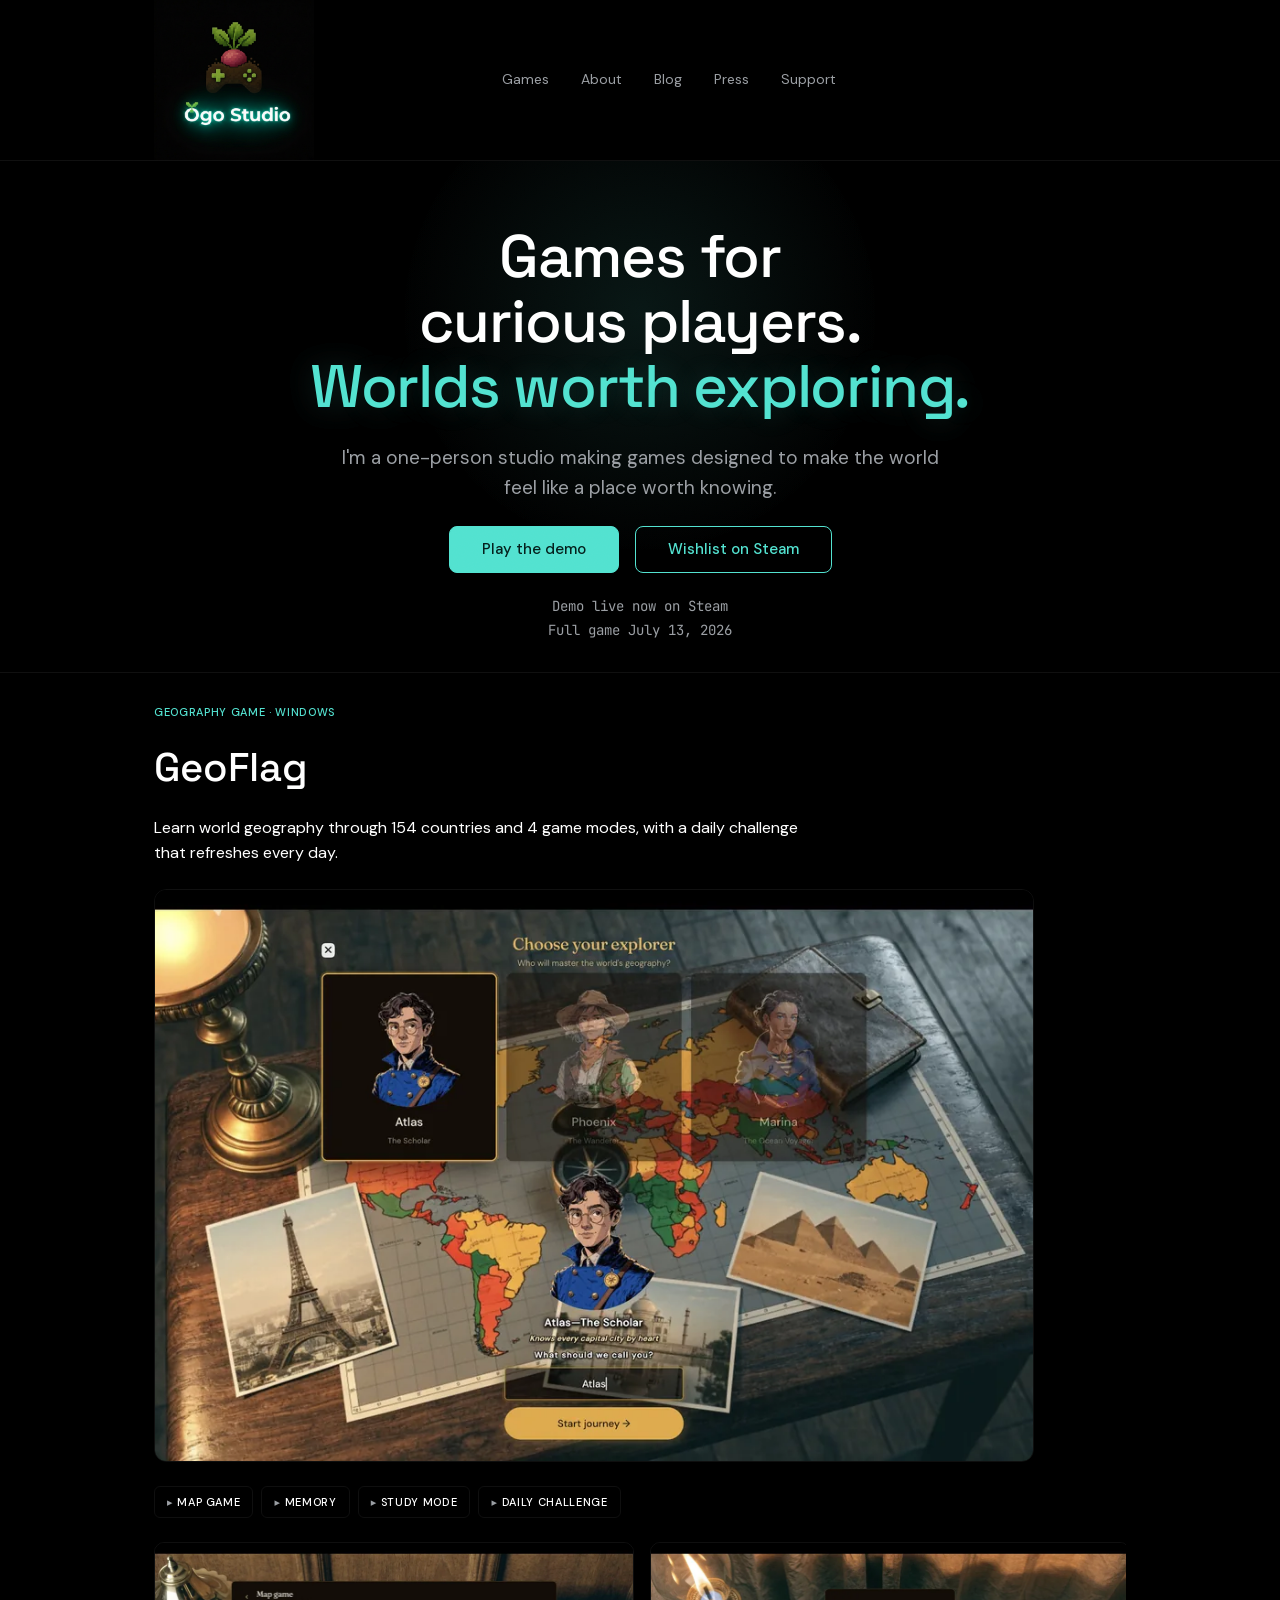
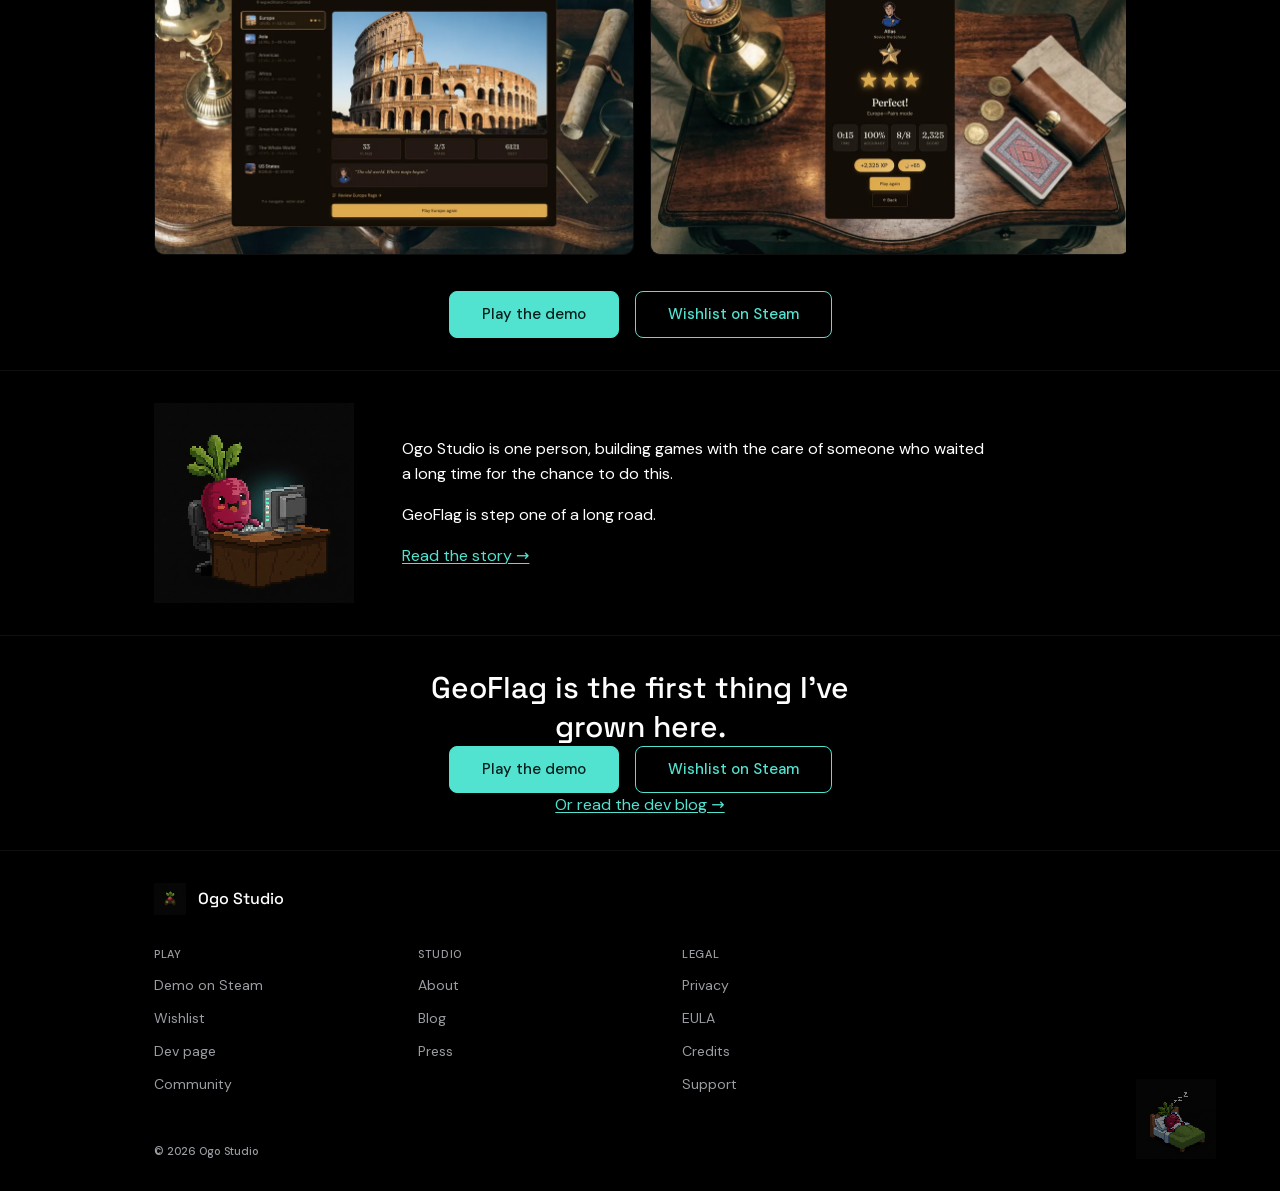
<file: index.html>
<!DOCTYPE html>
<html lang="en">
<head>
  <meta charset="UTF-8">
  <meta name="viewport" content="width=device-width, initial-scale=1.0">
  <title>Ogo Studio · Games for curious players</title>
  <meta name="description" content="Ogo Studio is a one-person studio making games designed to make the world feel like a place worth knowing. GeoFlag demo live on Steam, full game July 13, 2026.">

  <meta property="og:type" content="website">
  <meta property="og:title" content="Ogo Studio · Games for curious players">
  <meta property="og:description" content="Ogo Studio is a one-person studio making games designed to make the world feel like a place worth knowing. GeoFlag demo live on Steam, full game July 13, 2026.">
  <meta property="og:image" content="https://ogorod-com.github.io/ogostudio-site/assets/og/og-default.png">
  <meta property="og:url" content="https://ogorod-com.github.io/ogostudio-site/">

  <meta name="twitter:card" content="summary_large_image">
  <meta name="twitter:title" content="Ogo Studio · Games for curious players">
  <meta name="twitter:description" content="Ogo Studio is a one-person studio making games designed to make the world feel like a place worth knowing. GeoFlag demo live on Steam, full game July 13, 2026.">
  <meta name="twitter:image" content="https://ogorod-com.github.io/ogostudio-site/assets/og/og-default.png">

  <link rel="canonical" href="https://ogorod-com.github.io/ogostudio-site/">
  <link rel="icon" href="favicon.ico" sizes="any">
  <link rel="icon" type="image/png" sizes="32x32" href="favicon-32x32.png">
  <link rel="icon" type="image/png" sizes="16x16" href="favicon-16x16.png">
  <link rel="apple-touch-icon" href="apple-touch-icon.png">
  <link rel="manifest" href="site.webmanifest">

  <link rel="stylesheet" href="assets/css/style.css">
  <script type="module" src="assets/js/enhance.js" defer></script>

  <script type="application/ld+json">
  {
    "@context": "https://schema.org",
    "@type": "Organization",
    "name": "Ogo Studio",
    "url": "https://ogorod-com.github.io/ogostudio-site/",
    "logo": "https://ogorod-com.github.io/ogostudio-site/assets/logo/ogo-mark.png",
    "description": "A one-person studio making games for curious players.",
    "founder": { "@type": "Person", "name": "Andrey" }
  }
  </script>
</head>
<body>

  <!-- Skip link: first focusable element on the page -->
  <a class="skip-link" href="#main">Skip to content</a>

  <header class="site-header">
    <div class="container site-header__inner">
      <a href="index.html" class="site-header__brand" aria-label="Ogo Studio home">
        <img src="assets/logo/ogo-studio-lockup.png" alt="Ogo Studio" width="160" height="160">
      </a>
      <nav class="site-header__nav" aria-label="Primary">
        <a href="index.html">Games</a>
        <a href="about.html">About</a>
        <a href="blog/index.html">Blog</a>
        <a href="press.html">Press</a>
        <a href="support.html">Support</a>
      </nav>
      <div class="site-header__controls">
        <!-- TRUTH: STUDIO.md Steam app IDs — full game 4628800 -->
        <a class="btn btn--primary site-header__cta"
           href="https://store.steampowered.com/app/4628800"
           target="_blank" rel="noopener noreferrer">Wishlist</a>
        <button class="site-header__menu" aria-label="Open menu" aria-expanded="false">
          <svg viewBox="0 0 24 24" fill="none" aria-hidden="true">
            <path d="M4 7h16M4 12h16M4 17h16" stroke="currentColor" stroke-width="1.5" stroke-linecap="round"/>
          </svg>
        </button>
      </div>
    </div>
  </header>

  <main id="main">

    <!-- ===== SECTION 1: HERO ===== -->
    <section class="hero hero--home">
      <div class="hero-sentinel" aria-hidden="true"></div>
      <div class="hero__inner container">
        <h1>
          <span class="line">Games for curious players.</span>
          <span class="line glow-text">Worlds worth exploring.</span>
        </h1>
        <p class="hero__subline">I'm a one-person studio making games designed to make the world feel like a place worth knowing.</p>
        <div class="cta-row">
          <a class="btn btn--primary" href="https://store.steampowered.com/app/4675110" target="_blank" rel="noopener noreferrer">Play the demo</a>
          <a class="btn btn--secondary" href="https://store.steampowered.com/app/4628800" target="_blank" rel="noopener noreferrer">Wishlist on Steam</a>
        </div>
        <!-- TRUTH: STUDIO.md launch date + demo status (May 25, 2026 demo live; July 13, 2026 full launch) -->
        <div class="status-block">
          <span>Demo live now on Steam</span>
          <span>Full game July 13, 2026</span>
        </div>
      </div>
    </section>

    <!-- ===== SECTION 2: GEOFLAG SHOWCASE ===== -->
    <section class="showcase">
      <div class="container showcase__inner">
        <p class="eyebrow reveal">Geography game · Windows</p>
        <h2 class="reveal r2">GeoFlag</h2>
        <!-- TRUTH: GeoFlag CLAUDE.md game modes + country count (154 countries verified against src/countries.js, 4 modes: Map Game, Memory, Study, Daily Challenge) -->
        <p class="showcase__desc reveal r3">Learn world geography through 154 countries and 4 game modes, with a daily challenge that refreshes every day.</p>

        <div class="showcase__shot reveal r4">
          <picture>
            <source type="image/webp"
              srcset="assets/screenshots/geoflag-hero-character-select-960w.webp 960w,
                      assets/screenshots/geoflag-hero-character-select.webp 1920w"
              sizes="(max-width:920px) 100vw, 880px">
            <img src="assets/screenshots/geoflag-hero-character-select.webp"
              alt="GeoFlag character select screen in the vintage walnut theme"
              width="1920" height="1249" loading="lazy" decoding="async">
          </picture>
        </div>

        <ul class="mode-chips reveal r5">
          <li class="mode-chip">Map Game</li>
          <li class="mode-chip">Memory</li>
          <li class="mode-chip">Study Mode</li>
          <li class="mode-chip">Daily Challenge</li>
        </ul>

        <div class="screenshot-gallery reveal" tabindex="0" role="group" aria-label="GeoFlag screenshots, scroll horizontally">
          <picture>
            <source type="image/webp" srcset="assets/screenshots/geoflag-mapgame-europe-960w.webp 960w, assets/screenshots/geoflag-mapgame-europe.webp 1920w" sizes="(max-width:640px) 80vw, 600px">
            <img src="assets/screenshots/geoflag-mapgame-europe.webp" alt="Map Game Europe selection with the Colosseum" width="1920" height="1249" loading="lazy" decoding="async">
          </picture>
          <picture>
            <source type="image/webp" srcset="assets/screenshots/geoflag-memory-result-960w.webp 960w, assets/screenshots/geoflag-memory-result.webp 1920w" sizes="(max-width:640px) 80vw, 600px">
            <img src="assets/screenshots/geoflag-memory-result.webp" alt="Memory mode result screen showing a perfect score" width="1920" height="1249" loading="lazy" decoding="async">
          </picture>
          <picture>
            <source type="image/webp" srcset="assets/screenshots/geoflag-study-asia-960w.webp 960w, assets/screenshots/geoflag-study-asia.webp 1920w" sizes="(max-width:640px) 80vw, 600px">
            <img src="assets/screenshots/geoflag-study-asia.webp" alt="Study Mode Asia region with Mt. Fuji" width="1920" height="1249" loading="lazy" decoding="async">
          </picture>
          <picture>
            <source type="image/webp" srcset="assets/screenshots/geoflag-mapgame-modern-960w.webp 960w, assets/screenshots/geoflag-mapgame-modern.webp 1920w" sizes="(max-width:640px) 80vw, 600px">
            <img src="assets/screenshots/geoflag-mapgame-modern.webp" alt="Map Game Americas in the modern frosted glass theme" width="1920" height="1249" loading="lazy" decoding="async">
          </picture>
          <picture>
            <source type="image/webp" srcset="assets/screenshots/geoflag-daily-challenge-960w.webp 960w, assets/screenshots/geoflag-daily-challenge.webp 1280w" sizes="(max-width:640px) 80vw, 600px">
            <img src="assets/screenshots/geoflag-daily-challenge.webp" alt="Daily Challenge Day 13 with a Bulgaria flag" width="1280" height="719" loading="lazy" decoding="async">
          </picture>
        </div>

        <div class="cta-row reveal">
          <a class="btn btn--primary" href="https://store.steampowered.com/app/4675110" target="_blank" rel="noopener noreferrer">Play the demo</a>
          <a class="btn btn--secondary" href="https://store.steampowered.com/app/4628800" target="_blank" rel="noopener noreferrer">Wishlist on Steam</a>
        </div>
      </div>
    </section>

    <!-- ===== SECTION 3: STUDIO STRIP ===== -->
    <section class="studio-strip">
      <div class="container studio-strip__inner">
        <div class="studio-strip__img reveal">
          <img src="assets/logo/beet-at-desk.png" alt="Pixel-art beet character at a desk" width="280" height="280" loading="lazy" decoding="async">
        </div>
        <div class="studio-strip__text reveal r2">
          <p>Ogo Studio is one person, building games with the care of someone who waited a long time for the chance to do this.</p>
          <p>GeoFlag is step one of a long road.</p>
          <p><a class="link" href="about.html">Read the story &rarr;</a></p>
        </div>
      </div>
    </section>

    <!-- ===== SECTION 4: SOFT CLOSE ===== -->
    <section class="close">
      <div class="container">
        <p class="close__lead">GeoFlag is the first thing I've grown here.</p>
        <div class="cta-row">
          <a class="btn btn--primary" href="https://store.steampowered.com/app/4675110" target="_blank" rel="noopener noreferrer">Play the demo</a>
          <a class="btn btn--secondary" href="https://store.steampowered.com/app/4628800" target="_blank" rel="noopener noreferrer">Wishlist on Steam</a>
        </div>
        <p><a class="link" href="blog/index.html">Or read the dev blog &rarr;</a></p>
      </div>
    </section>

  </main>

  <footer class="site-footer">
    <div class="container">
      <div class="site-footer__brand">
        <img src="assets/logo/ogo-mark.png" alt="" width="32" height="32">
        <span>Ogo Studio</span>
      </div>

      <div class="site-footer__cols">
        <div class="site-footer__col">
          <h2>Play</h2>
          <ul role="list">
            <!-- TRUTH: STUDIO.md Steam app IDs — demo 4675110 -->
            <li><a href="https://store.steampowered.com/app/4675110" target="_blank" rel="noopener noreferrer">Demo on Steam</a></li>
            <li><a href="https://store.steampowered.com/app/4628800" target="_blank" rel="noopener noreferrer">Wishlist</a></li>
            <li><a href="https://store.steampowered.com/developer/ogostudio" target="_blank" rel="noopener noreferrer">Dev page</a></li>
            <li><a href="https://steamcommunity.com/groups/ogostudio" target="_blank" rel="noopener noreferrer">Community</a></li>
          </ul>
        </div>
        <div class="site-footer__col">
          <h2>Studio</h2>
          <ul role="list">
            <li><a href="about.html">About</a></li>
            <li><a href="blog/index.html">Blog</a></li>
            <li><a href="press.html">Press</a></li>
          </ul>
        </div>
        <div class="site-footer__col">
          <h2>Legal</h2>
          <ul role="list">
            <li><a href="privacy.html">Privacy</a></li>
            <li><a href="eula.html">EULA</a></li>
            <li><a href="credits.html">Credits</a></li>
            <li><a href="support.html">Support</a></li>
          </ul>
        </div>
      </div>

      <p class="site-footer__legal">&copy; 2026 Ogo Studio</p>
    </div>

    <img class="site-footer__beet" src="assets/beet/beet-sleeping.png" alt="" aria-hidden="true">
  </footer>

</body>
</html>
</file>
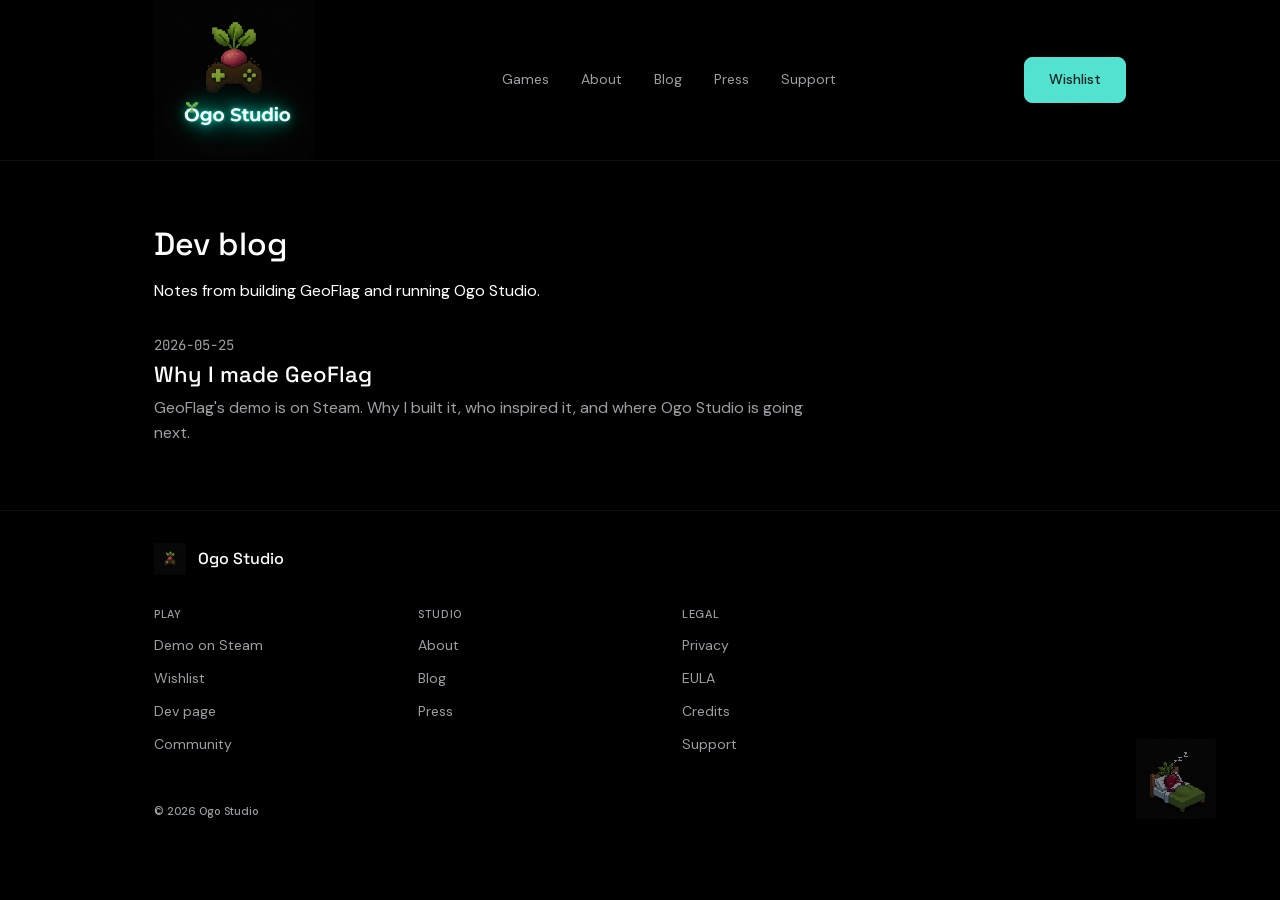
<file: blog/index.html>
<!DOCTYPE html>
<html lang="en">
<head>
  <meta charset="UTF-8">
  <meta name="viewport" content="width=device-width, initial-scale=1.0">
  <title>Dev blog · Ogo Studio</title>
  <meta name="description" content="Notes from building GeoFlag and running Ogo Studio.">

  <meta property="og:type" content="website">
  <meta property="og:title" content="Dev blog · Ogo Studio">
  <meta property="og:description" content="Notes from building GeoFlag and running Ogo Studio.">
  <meta property="og:image" content="https://ogorod-com.github.io/ogostudio-site/assets/og/og-default.png">
  <meta property="og:url" content="https://ogorod-com.github.io/ogostudio-site/blog/">
  <meta name="twitter:card" content="summary_large_image">
  <meta name="twitter:title" content="Dev blog · Ogo Studio">
  <meta name="twitter:description" content="Notes from building GeoFlag and running Ogo Studio.">
  <meta name="twitter:image" content="https://ogorod-com.github.io/ogostudio-site/assets/og/og-default.png">

  <link rel="canonical" href="https://ogorod-com.github.io/ogostudio-site/blog/">
  <link rel="icon" href="../favicon.ico" sizes="any">
  <link rel="icon" type="image/png" sizes="32x32" href="../favicon-32x32.png">
  <link rel="icon" type="image/png" sizes="16x16" href="../favicon-16x16.png">
  <link rel="apple-touch-icon" href="../apple-touch-icon.png">
  <link rel="manifest" href="../site.webmanifest">
  <link rel="stylesheet" href="../assets/css/style.css">
  <script type="module" src="../assets/js/enhance.js" defer></script>
</head>
<body>

  <a class="skip-link" href="#main">Skip to content</a>

  <header class="site-header">
    <div class="container site-header__inner">
      <a href="../index.html" class="site-header__brand" aria-label="Ogo Studio home">
        <img src="../assets/logo/ogo-studio-lockup.png" alt="Ogo Studio" width="160" height="160">
      </a>
      <nav class="site-header__nav" aria-label="Primary">
        <a href="../index.html">Games</a>
        <a href="../about.html">About</a>
        <a href="index.html">Blog</a>
        <a href="../press.html">Press</a>
        <a href="../support.html">Support</a>
      </nav>
      <div class="site-header__controls">
        <!-- TRUTH: STUDIO.md Steam app IDs — full game 4628800 -->
        <a class="btn btn--primary site-header__cta" href="https://store.steampowered.com/app/4628800" target="_blank" rel="noopener noreferrer">Wishlist</a>
        <button class="site-header__menu" aria-label="Open menu" aria-expanded="false">
          <svg viewBox="0 0 24 24" fill="none" aria-hidden="true"><path d="M4 7h16M4 12h16M4 17h16" stroke="currentColor" stroke-width="1.5" stroke-linecap="round"/></svg>
        </button>
      </div>
    </div>
  </header>

  <main id="main">
    <div class="container page-main">
      <div class="prose">
        <h1>Dev blog</h1>
        <p>Notes from building GeoFlag and running Ogo Studio.</p>
      </div>

      <div class="blog-list">
        <article class="blog-post">
          <p class="blog-post__date">2026-05-25</p>
          <h2 class="blog-post__title"><a href="posts/2026-05-25-why-i-made-geoflag.html">Why I made GeoFlag</a></h2>
          <p class="blog-post__excerpt">GeoFlag's demo is on Steam. Why I built it, who inspired it, and where Ogo Studio is going next.</p>
        </article>
      </div>
    </div>
  </main>

  <footer class="site-footer">
    <div class="container">
      <div class="site-footer__brand">
        <img src="../assets/logo/ogo-mark.png" alt="" width="32" height="32">
        <span>Ogo Studio</span>
      </div>
      <div class="site-footer__cols">
        <div class="site-footer__col">
          <h2>Play</h2>
          <ul role="list">
            <!-- TRUTH: STUDIO.md Steam app IDs — demo 4675110 -->
            <li><a href="https://store.steampowered.com/app/4675110" target="_blank" rel="noopener noreferrer">Demo on Steam</a></li>
            <li><a href="https://store.steampowered.com/app/4628800" target="_blank" rel="noopener noreferrer">Wishlist</a></li>
            <li><a href="https://store.steampowered.com/developer/ogostudio" target="_blank" rel="noopener noreferrer">Dev page</a></li>
            <li><a href="https://steamcommunity.com/groups/ogostudio" target="_blank" rel="noopener noreferrer">Community</a></li>
          </ul>
        </div>
        <div class="site-footer__col">
          <h2>Studio</h2>
          <ul role="list">
            <li><a href="../about.html">About</a></li>
            <li><a href="index.html">Blog</a></li>
            <li><a href="../press.html">Press</a></li>
          </ul>
        </div>
        <div class="site-footer__col">
          <h2>Legal</h2>
          <ul role="list">
            <li><a href="../privacy.html">Privacy</a></li>
            <li><a href="../eula.html">EULA</a></li>
            <li><a href="../credits.html">Credits</a></li>
            <li><a href="../support.html">Support</a></li>
          </ul>
        </div>
      </div>
      <p class="site-footer__legal">&copy; 2026 Ogo Studio</p>
    </div>
    <img class="site-footer__beet" src="../assets/beet/beet-sleeping.png" alt="" aria-hidden="true">
  </footer>

</body>
</html>
</file>
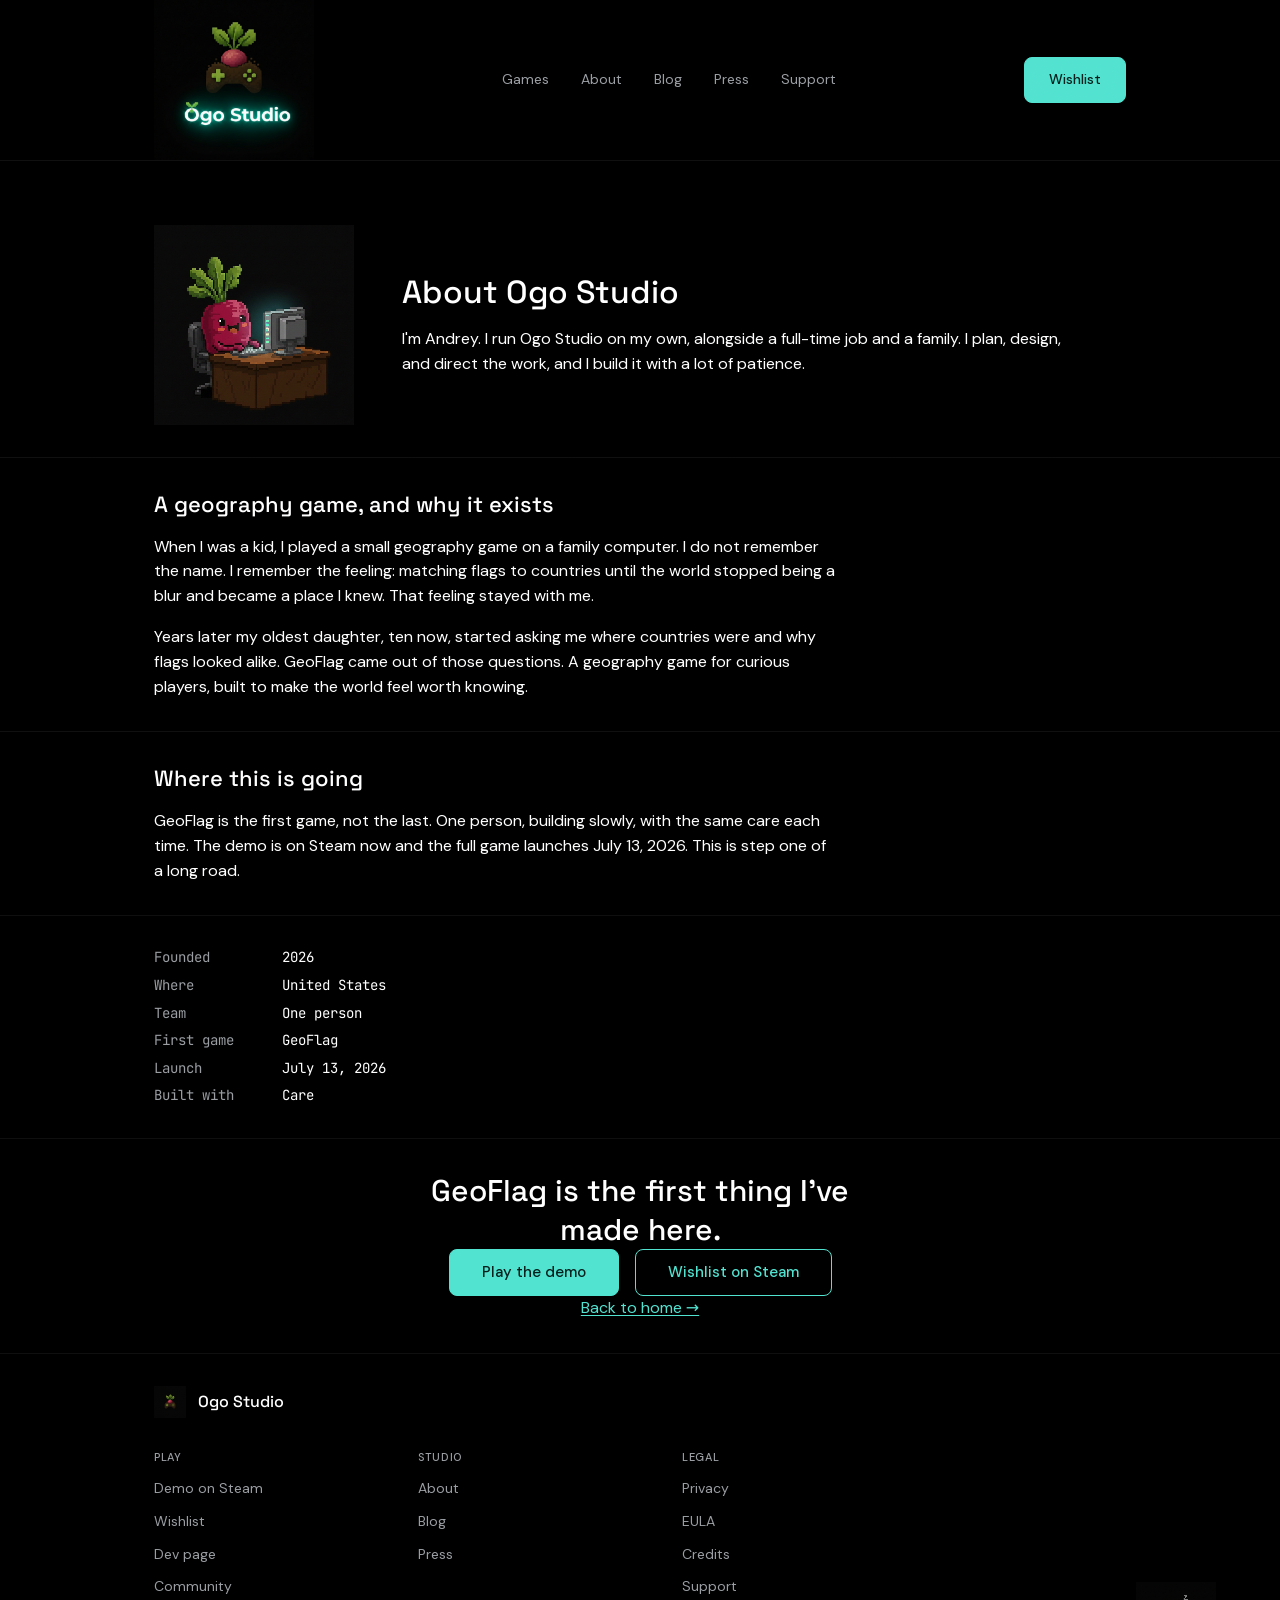
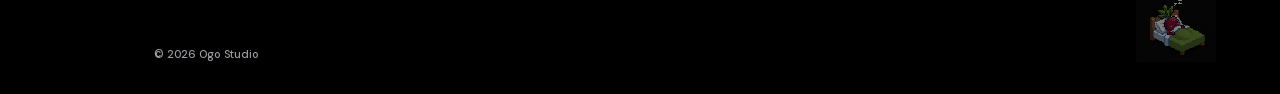
<file: about.html>
<!DOCTYPE html>
<html lang="en">
<head>
  <meta charset="UTF-8">
  <meta name="viewport" content="width=device-width, initial-scale=1.0">
  <title>About · Ogo Studio</title>
  <meta name="description" content="Ogo Studio is a one-person studio run by Andrey. The story behind GeoFlag and where the studio is going.">

  <meta property="og:type" content="website">
  <meta property="og:title" content="About · Ogo Studio">
  <meta property="og:description" content="Ogo Studio is a one-person studio run by Andrey. The story behind GeoFlag and where the studio is going.">
  <meta property="og:image" content="https://ogorod-com.github.io/ogostudio-site/assets/og/og-default.png">
  <meta property="og:url" content="https://ogorod-com.github.io/ogostudio-site/about.html">

  <meta name="twitter:card" content="summary_large_image">
  <meta name="twitter:title" content="About · Ogo Studio">
  <meta name="twitter:description" content="Ogo Studio is a one-person studio run by Andrey. The story behind GeoFlag and where the studio is going.">
  <meta name="twitter:image" content="https://ogorod-com.github.io/ogostudio-site/assets/og/og-default.png">

  <link rel="canonical" href="https://ogorod-com.github.io/ogostudio-site/about.html">
  <link rel="icon" href="favicon.ico" sizes="any">
  <link rel="icon" type="image/png" sizes="32x32" href="favicon-32x32.png">
  <link rel="icon" type="image/png" sizes="16x16" href="favicon-16x16.png">
  <link rel="apple-touch-icon" href="apple-touch-icon.png">
  <link rel="manifest" href="site.webmanifest">

  <link rel="stylesheet" href="assets/css/style.css">
  <script type="module" src="assets/js/enhance.js" defer></script>
</head>
<body>

  <!-- Skip link: first focusable element on the page -->
  <a class="skip-link" href="#main">Skip to content</a>

  <header class="site-header">
    <div class="container site-header__inner">
      <a href="index.html" class="site-header__brand" aria-label="Ogo Studio home">
        <img src="assets/logo/ogo-studio-lockup.png" alt="Ogo Studio" width="160" height="160">
      </a>
      <nav class="site-header__nav" aria-label="Primary">
        <a href="index.html">Games</a>
        <a href="about.html">About</a>
        <a href="blog/index.html">Blog</a>
        <a href="press.html">Press</a>
        <a href="support.html">Support</a>
      </nav>
      <div class="site-header__controls">
        <!-- TRUTH: STUDIO.md Steam app IDs — full game 4628800 -->
        <a class="btn btn--primary site-header__cta"
           href="https://store.steampowered.com/app/4628800"
           target="_blank" rel="noopener noreferrer">Wishlist</a>
        <button class="site-header__menu" aria-label="Open menu" aria-expanded="false">
          <svg viewBox="0 0 24 24" fill="none" aria-hidden="true">
            <path d="M4 7h16M4 12h16M4 17h16" stroke="currentColor" stroke-width="1.5" stroke-linecap="round"/>
          </svg>
        </button>
      </div>
    </div>
  </header>

  <main id="main">

    <!-- ===== SECTION 1: INTRO ===== -->
    <section class="about-intro">
      <div class="container about-intro__inner">
        <div class="about-intro__img reveal">
          <img src="assets/logo/beet-at-desk.png" alt="Pixel-art beet character working at a desk" width="200" height="200" loading="lazy" decoding="async">
        </div>
        <div class="about-intro__text reveal r2">
          <h1>About Ogo Studio</h1>
          <p>I'm Andrey. I run Ogo Studio on my own, alongside a full-time job and a family. I plan, design, and direct the work, and I build it with a lot of patience.</p>
        </div>
      </div>
    </section>

    <!-- ===== SECTION 2: WHY ===== -->
    <section class="about-why">
      <div class="container">
        <h2 class="reveal">A geography game, and why it exists</h2>
        <p class="reveal r2">When I was a kid, I played a small geography game on a family computer. I do not remember the name. I remember the feeling: matching flags to countries until the world stopped being a blur and became a place I knew. That feeling stayed with me.</p>
        <p class="reveal r3">Years later my oldest daughter, ten now, started asking me where countries were and why flags looked alike. GeoFlag came out of those questions. A geography game for curious players, built to make the world feel worth knowing.</p>
      </div>
    </section>

    <!-- ===== SECTION 3: THE STUDIO ===== -->
    <section class="about-studio">
      <div class="container">
        <h2 class="reveal">Where this is going</h2>
        <!-- TRUTH: STUDIO.md launch date July 13 2026, demo live May 25 2026 -->
        <p class="reveal r2">GeoFlag is the first game, not the last. One person, building slowly, with the same care each time. The demo is on Steam now and the full game launches July 13, 2026. This is step one of a long road.</p>
      </div>
    </section>

    <!-- ===== SECTION 4: QUIET FACTS STRIP ===== -->
    <section class="about-facts">
      <div class="container">
        <h2 class="visually-hidden">Studio facts</h2>
        <!-- TRUTH: STUDIO.md (sole proprietor US, GeoFlag July 13 2026, Tauri v2 engine) -->
        <dl class="reveal">
          <dt>Founded</dt><dd>2026</dd>
          <dt>Where</dt><dd>United States</dd>
          <dt>Team</dt><dd>One person</dd>
          <dt>First game</dt><dd>GeoFlag</dd>
          <dt>Launch</dt><dd>July 13, 2026</dd>
          <dt>Built with</dt><dd>Care</dd>
        </dl>
      </div>
    </section>

    <!-- ===== SECTION 5: SOFT CLOSE (reused from landing, centered via .close .container > * margin-inline:auto) ===== -->
    <section class="close">
      <div class="container">
        <p class="close__lead">GeoFlag is the first thing I've made here.</p>
        <div class="cta-row">
          <a class="btn btn--primary" href="https://store.steampowered.com/app/4675110" target="_blank" rel="noopener noreferrer">Play the demo</a>
          <a class="btn btn--secondary" href="https://store.steampowered.com/app/4628800" target="_blank" rel="noopener noreferrer">Wishlist on Steam</a>
        </div>
        <p><a class="link" href="index.html">Back to home &rarr;</a></p>
      </div>
    </section>

  </main>

  <footer class="site-footer">
    <div class="container">
      <div class="site-footer__brand">
        <img src="assets/logo/ogo-mark.png" alt="" width="32" height="32">
        <span>Ogo Studio</span>
      </div>

      <div class="site-footer__cols">
        <div class="site-footer__col">
          <h2>Play</h2>
          <ul role="list">
            <!-- TRUTH: STUDIO.md Steam app IDs — demo 4675110 -->
            <li><a href="https://store.steampowered.com/app/4675110" target="_blank" rel="noopener noreferrer">Demo on Steam</a></li>
            <li><a href="https://store.steampowered.com/app/4628800" target="_blank" rel="noopener noreferrer">Wishlist</a></li>
            <li><a href="https://store.steampowered.com/developer/ogostudio" target="_blank" rel="noopener noreferrer">Dev page</a></li>
            <li><a href="https://steamcommunity.com/groups/ogostudio" target="_blank" rel="noopener noreferrer">Community</a></li>
          </ul>
        </div>
        <div class="site-footer__col">
          <h2>Studio</h2>
          <ul role="list">
            <li><a href="about.html">About</a></li>
            <li><a href="blog/index.html">Blog</a></li>
            <li><a href="press.html">Press</a></li>
          </ul>
        </div>
        <div class="site-footer__col">
          <h2>Legal</h2>
          <ul role="list">
            <li><a href="privacy.html">Privacy</a></li>
            <li><a href="eula.html">EULA</a></li>
            <li><a href="credits.html">Credits</a></li>
            <li><a href="support.html">Support</a></li>
          </ul>
        </div>
      </div>

      <p class="site-footer__legal">&copy; 2026 Ogo Studio</p>
    </div>

    <img class="site-footer__beet" src="assets/beet/beet-sleeping.png" alt="" aria-hidden="true">
  </footer>

</body>
</html>
</file>
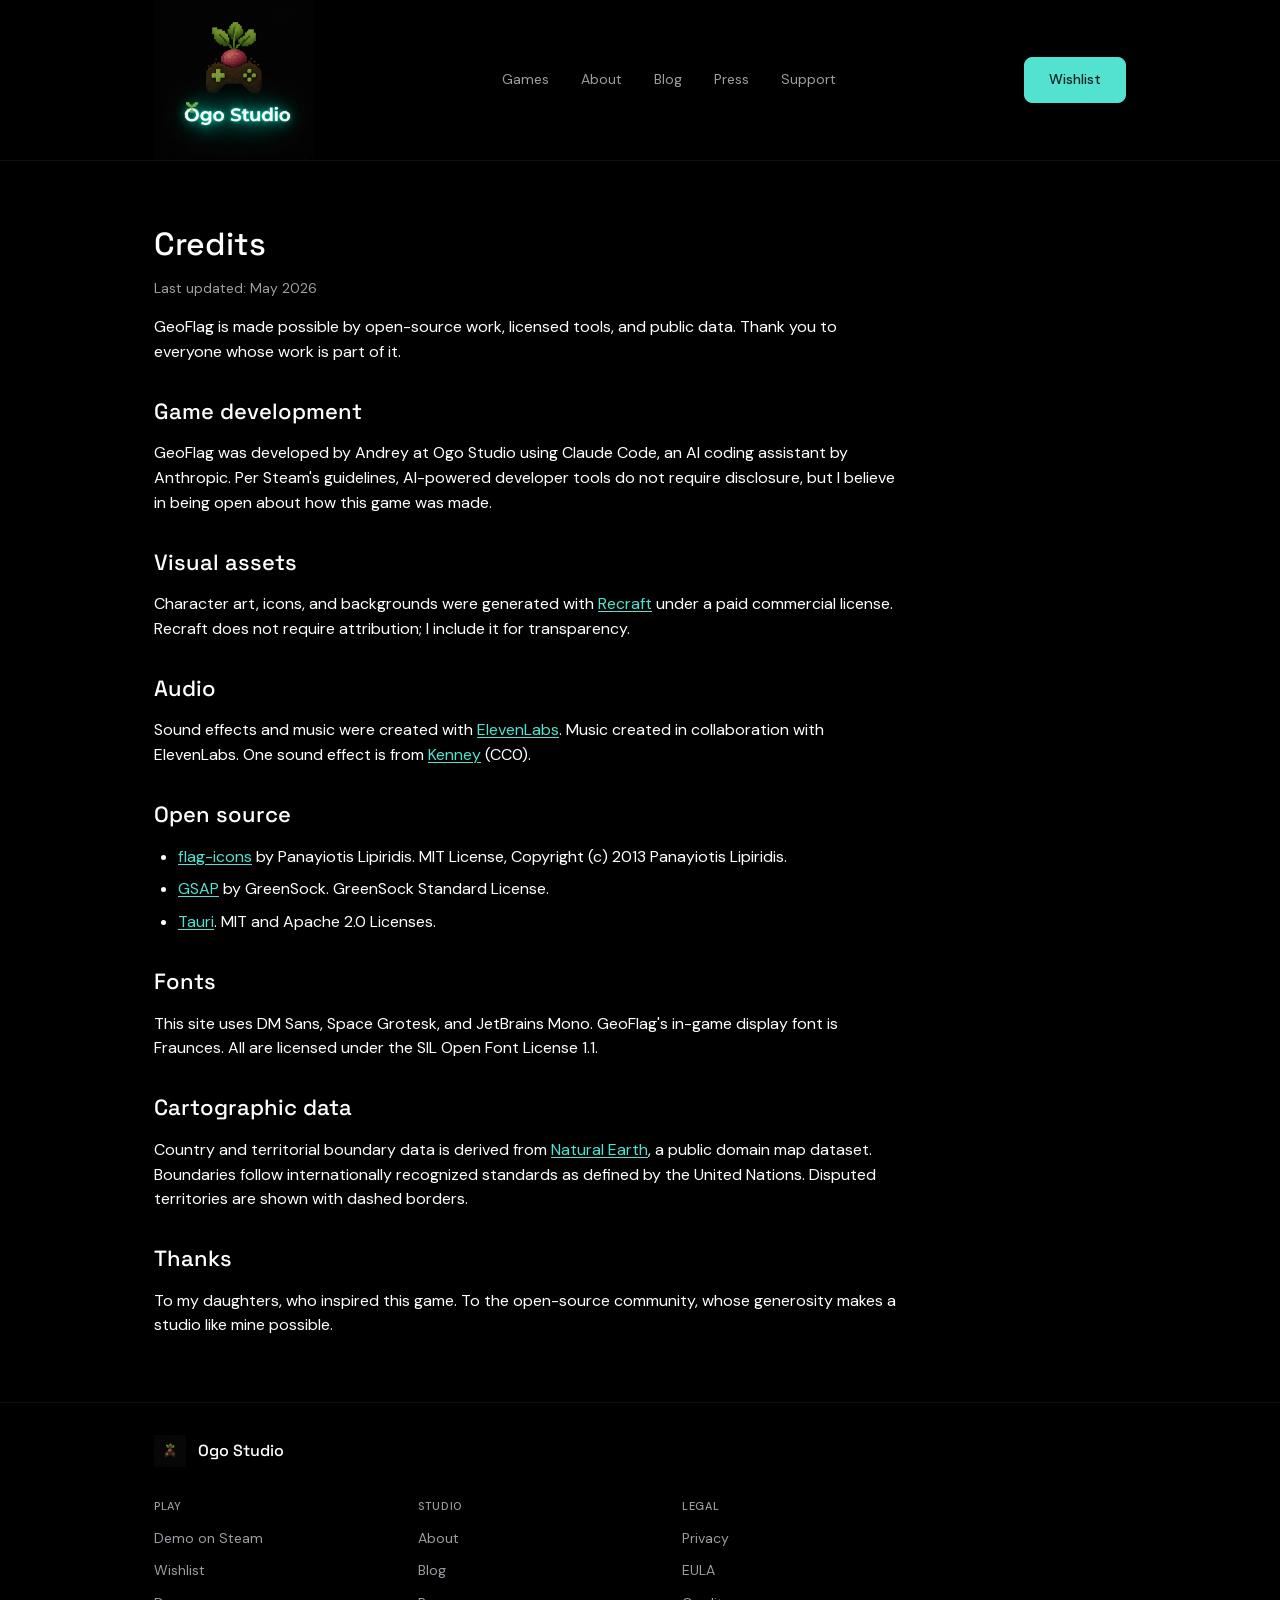
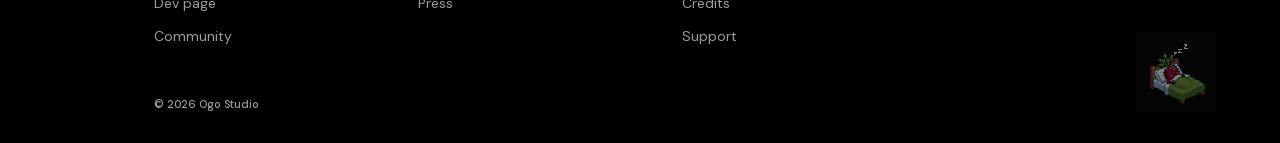
<file: credits.html>
<!DOCTYPE html>
<html lang="en">
<head>
  <meta charset="UTF-8">
  <meta name="viewport" content="width=device-width, initial-scale=1.0">
  <title>Credits · Ogo Studio</title>
  <meta name="description" content="Credits and attributions for GeoFlag: open-source libraries, fonts, asset tools, and data sources.">

  <meta property="og:type" content="website">
  <meta property="og:title" content="Credits · Ogo Studio">
  <meta property="og:description" content="Credits and attributions for GeoFlag: open-source libraries, fonts, asset tools, and data sources.">
  <meta property="og:image" content="https://ogorod-com.github.io/ogostudio-site/assets/og/og-default.png">
  <meta property="og:url" content="https://ogorod-com.github.io/ogostudio-site/credits.html">
  <meta name="twitter:card" content="summary_large_image">
  <meta name="twitter:title" content="Credits · Ogo Studio">
  <meta name="twitter:description" content="Credits and attributions for GeoFlag.">
  <meta name="twitter:image" content="https://ogorod-com.github.io/ogostudio-site/assets/og/og-default.png">

  <link rel="canonical" href="https://ogorod-com.github.io/ogostudio-site/credits.html">
  <link rel="icon" href="favicon.ico" sizes="any">
  <link rel="icon" type="image/png" sizes="32x32" href="favicon-32x32.png">
  <link rel="icon" type="image/png" sizes="16x16" href="favicon-16x16.png">
  <link rel="apple-touch-icon" href="apple-touch-icon.png">
  <link rel="manifest" href="site.webmanifest">
  <link rel="stylesheet" href="assets/css/style.css">
  <script type="module" src="assets/js/enhance.js" defer></script>
</head>
<body>

  <a class="skip-link" href="#main">Skip to content</a>

  <header class="site-header">
    <div class="container site-header__inner">
      <a href="index.html" class="site-header__brand" aria-label="Ogo Studio home">
        <img src="assets/logo/ogo-studio-lockup.png" alt="Ogo Studio" width="160" height="160">
      </a>
      <nav class="site-header__nav" aria-label="Primary">
        <a href="index.html">Games</a>
        <a href="about.html">About</a>
        <a href="blog/index.html">Blog</a>
        <a href="press.html">Press</a>
        <a href="support.html">Support</a>
      </nav>
      <div class="site-header__controls">
        <!-- TRUTH: STUDIO.md Steam app IDs — full game 4628800 -->
        <a class="btn btn--primary site-header__cta" href="https://store.steampowered.com/app/4628800" target="_blank" rel="noopener noreferrer">Wishlist</a>
        <button class="site-header__menu" aria-label="Open menu" aria-expanded="false">
          <svg viewBox="0 0 24 24" fill="none" aria-hidden="true"><path d="M4 7h16M4 12h16M4 17h16" stroke="currentColor" stroke-width="1.5" stroke-linecap="round"/></svg>
        </button>
      </div>
    </div>
  </header>

  <main id="main">
    <div class="container page-main">
      <div class="prose">
        <h1>Credits</h1>
        <p class="legal-updated">Last updated: May 2026</p>
        <p>GeoFlag is made possible by open-source work, licensed tools, and public data. Thank you to everyone whose work is part of it.</p>

        <!-- TRUTH: ASSETS.md (ElevenLabs SFX+music commercial license, Kenney CC0 flip.ogg, flag-icons MIT, GSAP, Tauri MIT+Apache, Natural Earth public domain); ElevenLabs Music attribution contractually required per Music v1 Terms 5a -->

        <h2>Game development</h2>
        <p>GeoFlag was developed by Andrey at Ogo Studio using Claude Code, an AI coding assistant by Anthropic. Per Steam's guidelines, AI-powered developer tools do not require disclosure, but I believe in being open about how this game was made.</p>

        <h2>Visual assets</h2>
        <p>Character art, icons, and backgrounds were generated with <a href="https://www.recraft.ai" target="_blank" rel="noopener noreferrer">Recraft</a> under a paid commercial license. Recraft does not require attribution; I include it for transparency.</p>

        <h2>Audio</h2>
        <p>Sound effects and music were created with <a href="https://elevenlabs.io" target="_blank" rel="noopener noreferrer">ElevenLabs</a>. Music created in collaboration with ElevenLabs. One sound effect is from <a href="https://kenney.nl" target="_blank" rel="noopener noreferrer">Kenney</a> (CC0).</p>

        <h2>Open source</h2>
        <ul>
          <li><a href="https://github.com/lipis/flag-icons" target="_blank" rel="noopener noreferrer">flag-icons</a> by Panayiotis Lipiridis. MIT License, Copyright (c) 2013 Panayiotis Lipiridis.</li>
          <li><a href="https://greensock.com/standard-license/" target="_blank" rel="noopener noreferrer">GSAP</a> by GreenSock. GreenSock Standard License.</li>
          <li><a href="https://tauri.app" target="_blank" rel="noopener noreferrer">Tauri</a>. MIT and Apache 2.0 Licenses.</li>
        </ul>

        <h2>Fonts</h2>
        <p>This site uses DM Sans, Space Grotesk, and JetBrains Mono. GeoFlag's in-game display font is Fraunces. All are licensed under the SIL Open Font License 1.1.</p>

        <h2>Cartographic data</h2>
        <p>Country and territorial boundary data is derived from <a href="https://www.naturalearthdata.com" target="_blank" rel="noopener noreferrer">Natural Earth</a>, a public domain map dataset. Boundaries follow internationally recognized standards as defined by the United Nations. Disputed territories are shown with dashed borders.</p>

        <h2>Thanks</h2>
        <p>To my daughters, who inspired this game. To the open-source community, whose generosity makes a studio like mine possible.</p>
      </div>
    </div>
  </main>

  <footer class="site-footer">
    <div class="container">
      <div class="site-footer__brand">
        <img src="assets/logo/ogo-mark.png" alt="" width="32" height="32">
        <span>Ogo Studio</span>
      </div>
      <div class="site-footer__cols">
        <div class="site-footer__col">
          <h2>Play</h2>
          <ul role="list">
            <!-- TRUTH: STUDIO.md Steam app IDs — demo 4675110 -->
            <li><a href="https://store.steampowered.com/app/4675110" target="_blank" rel="noopener noreferrer">Demo on Steam</a></li>
            <li><a href="https://store.steampowered.com/app/4628800" target="_blank" rel="noopener noreferrer">Wishlist</a></li>
            <li><a href="https://store.steampowered.com/developer/ogostudio" target="_blank" rel="noopener noreferrer">Dev page</a></li>
            <li><a href="https://steamcommunity.com/groups/ogostudio" target="_blank" rel="noopener noreferrer">Community</a></li>
          </ul>
        </div>
        <div class="site-footer__col">
          <h2>Studio</h2>
          <ul role="list">
            <li><a href="about.html">About</a></li>
            <li><a href="blog/index.html">Blog</a></li>
            <li><a href="press.html">Press</a></li>
          </ul>
        </div>
        <div class="site-footer__col">
          <h2>Legal</h2>
          <ul role="list">
            <li><a href="privacy.html">Privacy</a></li>
            <li><a href="eula.html">EULA</a></li>
            <li><a href="credits.html">Credits</a></li>
            <li><a href="support.html">Support</a></li>
          </ul>
        </div>
      </div>
      <p class="site-footer__legal">&copy; 2026 Ogo Studio</p>
    </div>
    <img class="site-footer__beet" src="assets/beet/beet-sleeping.png" alt="" aria-hidden="true">
  </footer>

</body>
</html>
</file>
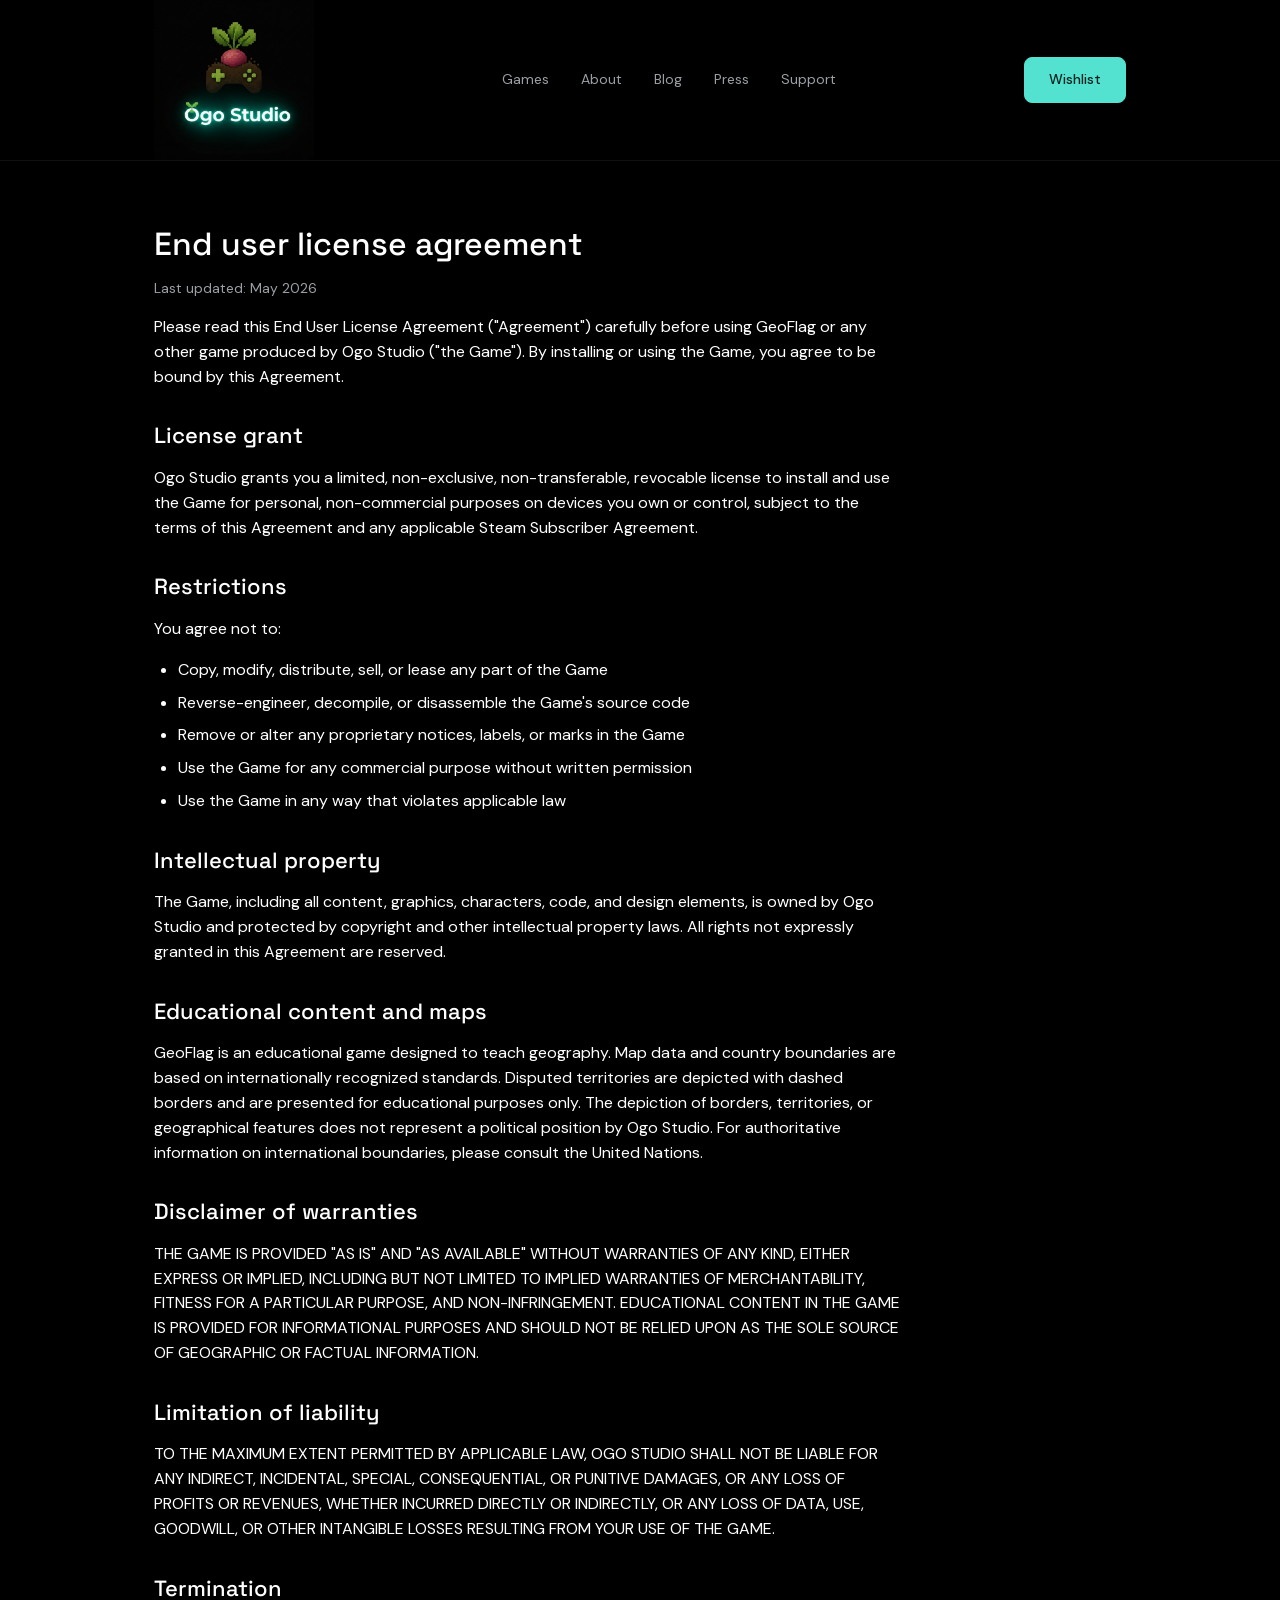
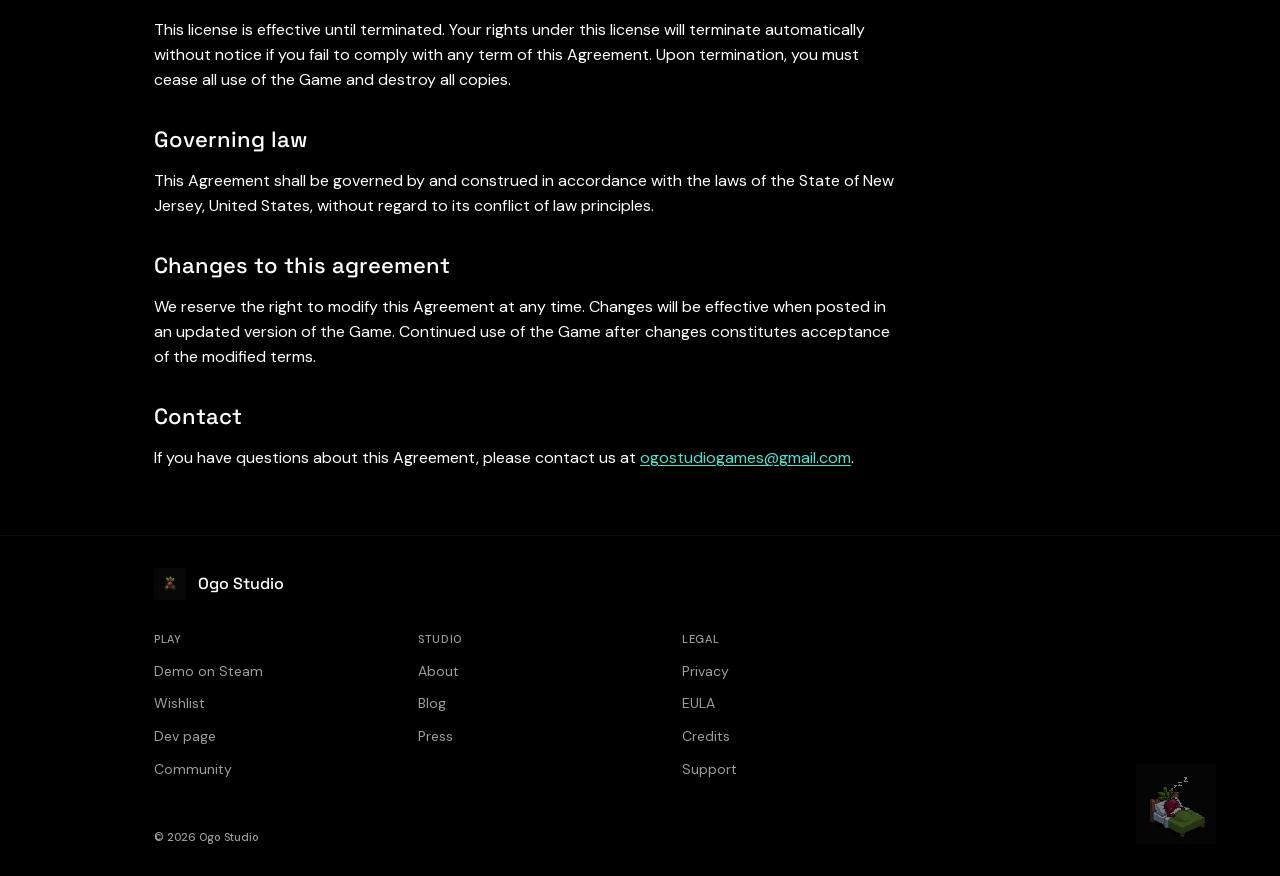
<file: eula.html>
<!DOCTYPE html>
<html lang="en">
<head>
  <meta charset="UTF-8">
  <meta name="viewport" content="width=device-width, initial-scale=1.0">
  <title>Terms of use · Ogo Studio</title>
  <meta name="description" content="End User License Agreement for GeoFlag and Ogo Studio games.">

  <meta property="og:type" content="website">
  <meta property="og:title" content="Terms of use · Ogo Studio">
  <meta property="og:description" content="End User License Agreement for GeoFlag and Ogo Studio games.">
  <meta property="og:image" content="https://ogorod-com.github.io/ogostudio-site/assets/og/og-default.png">
  <meta property="og:url" content="https://ogorod-com.github.io/ogostudio-site/eula.html">
  <meta name="twitter:card" content="summary_large_image">
  <meta name="twitter:title" content="Terms of use · Ogo Studio">
  <meta name="twitter:description" content="End User License Agreement for GeoFlag and Ogo Studio games.">
  <meta name="twitter:image" content="https://ogorod-com.github.io/ogostudio-site/assets/og/og-default.png">

  <link rel="canonical" href="https://ogorod-com.github.io/ogostudio-site/eula.html">
  <link rel="icon" href="favicon.ico" sizes="any">
  <link rel="icon" type="image/png" sizes="32x32" href="favicon-32x32.png">
  <link rel="icon" type="image/png" sizes="16x16" href="favicon-16x16.png">
  <link rel="apple-touch-icon" href="apple-touch-icon.png">
  <link rel="manifest" href="site.webmanifest">
  <link rel="stylesheet" href="assets/css/style.css">
  <script type="module" src="assets/js/enhance.js" defer></script>
</head>
<body>

  <a class="skip-link" href="#main">Skip to content</a>

  <header class="site-header">
    <div class="container site-header__inner">
      <a href="index.html" class="site-header__brand" aria-label="Ogo Studio home">
        <img src="assets/logo/ogo-studio-lockup.png" alt="Ogo Studio" width="160" height="160">
      </a>
      <nav class="site-header__nav" aria-label="Primary">
        <a href="index.html">Games</a>
        <a href="about.html">About</a>
        <a href="blog/index.html">Blog</a>
        <a href="press.html">Press</a>
        <a href="support.html">Support</a>
      </nav>
      <div class="site-header__controls">
        <!-- TRUTH: STUDIO.md Steam app IDs — full game 4628800 -->
        <a class="btn btn--primary site-header__cta" href="https://store.steampowered.com/app/4628800" target="_blank" rel="noopener noreferrer">Wishlist</a>
        <button class="site-header__menu" aria-label="Open menu" aria-expanded="false">
          <svg viewBox="0 0 24 24" fill="none" aria-hidden="true"><path d="M4 7h16M4 12h16M4 17h16" stroke="currentColor" stroke-width="1.5" stroke-linecap="round"/></svg>
        </button>
      </div>
    </div>
  </header>

  <main id="main">
    <div class="container page-main">
      <div class="prose">
        <h1>End user license agreement</h1>
        <p class="legal-updated">Last updated: May 2026</p>
        <p>Please read this End User License Agreement ("Agreement") carefully before using GeoFlag or any other game produced by Ogo Studio ("the Game"). By installing or using the Game, you agree to be bound by this Agreement.</p>

        <h2>License grant</h2>
        <p>Ogo Studio grants you a limited, non-exclusive, non-transferable, revocable license to install and use the Game for personal, non-commercial purposes on devices you own or control, subject to the terms of this Agreement and any applicable Steam Subscriber Agreement.</p>

        <h2>Restrictions</h2>
        <p>You agree not to:</p>
        <ul>
          <li>Copy, modify, distribute, sell, or lease any part of the Game</li>
          <li>Reverse-engineer, decompile, or disassemble the Game's source code</li>
          <li>Remove or alter any proprietary notices, labels, or marks in the Game</li>
          <li>Use the Game for any commercial purpose without written permission</li>
          <li>Use the Game in any way that violates applicable law</li>
        </ul>

        <h2>Intellectual property</h2>
        <p>The Game, including all content, graphics, characters, code, and design elements, is owned by Ogo Studio and protected by copyright and other intellectual property laws. All rights not expressly granted in this Agreement are reserved.</p>

        <h2>Educational content and maps</h2>
        <p>GeoFlag is an educational game designed to teach geography. Map data and country boundaries are based on internationally recognized standards. Disputed territories are depicted with dashed borders and are presented for educational purposes only. The depiction of borders, territories, or geographical features does not represent a political position by Ogo Studio. For authoritative information on international boundaries, please consult the United Nations.</p>

        <h2>Disclaimer of warranties</h2>
        <p>THE GAME IS PROVIDED "AS IS" AND "AS AVAILABLE" WITHOUT WARRANTIES OF ANY KIND, EITHER EXPRESS OR IMPLIED, INCLUDING BUT NOT LIMITED TO IMPLIED WARRANTIES OF MERCHANTABILITY, FITNESS FOR A PARTICULAR PURPOSE, AND NON-INFRINGEMENT. EDUCATIONAL CONTENT IN THE GAME IS PROVIDED FOR INFORMATIONAL PURPOSES AND SHOULD NOT BE RELIED UPON AS THE SOLE SOURCE OF GEOGRAPHIC OR FACTUAL INFORMATION.</p>

        <h2>Limitation of liability</h2>
        <p>TO THE MAXIMUM EXTENT PERMITTED BY APPLICABLE LAW, OGO STUDIO SHALL NOT BE LIABLE FOR ANY INDIRECT, INCIDENTAL, SPECIAL, CONSEQUENTIAL, OR PUNITIVE DAMAGES, OR ANY LOSS OF PROFITS OR REVENUES, WHETHER INCURRED DIRECTLY OR INDIRECTLY, OR ANY LOSS OF DATA, USE, GOODWILL, OR OTHER INTANGIBLE LOSSES RESULTING FROM YOUR USE OF THE GAME.</p>

        <h2>Termination</h2>
        <p>This license is effective until terminated. Your rights under this license will terminate automatically without notice if you fail to comply with any term of this Agreement. Upon termination, you must cease all use of the Game and destroy all copies.</p>

        <h2>Governing law</h2>
        <!-- TRUTH: governing law New Jersey per Andrey residence + in-game EULA src/index.html -->
        <p>This Agreement shall be governed by and construed in accordance with the laws of the State of New Jersey, United States, without regard to its conflict of law principles.</p>

        <h2>Changes to this agreement</h2>
        <p>We reserve the right to modify this Agreement at any time. Changes will be effective when posted in an updated version of the Game. Continued use of the Game after changes constitutes acceptance of the modified terms.</p>

        <h2>Contact</h2>
        <p>If you have questions about this Agreement, please contact us at <a href="mailto:ogostudiogames@gmail.com">ogostudiogames@gmail.com</a>.</p>
      </div>
    </div>
  </main>

  <footer class="site-footer">
    <div class="container">
      <div class="site-footer__brand">
        <img src="assets/logo/ogo-mark.png" alt="" width="32" height="32">
        <span>Ogo Studio</span>
      </div>
      <div class="site-footer__cols">
        <div class="site-footer__col">
          <h2>Play</h2>
          <ul role="list">
            <!-- TRUTH: STUDIO.md Steam app IDs — demo 4675110 -->
            <li><a href="https://store.steampowered.com/app/4675110" target="_blank" rel="noopener noreferrer">Demo on Steam</a></li>
            <li><a href="https://store.steampowered.com/app/4628800" target="_blank" rel="noopener noreferrer">Wishlist</a></li>
            <li><a href="https://store.steampowered.com/developer/ogostudio" target="_blank" rel="noopener noreferrer">Dev page</a></li>
            <li><a href="https://steamcommunity.com/groups/ogostudio" target="_blank" rel="noopener noreferrer">Community</a></li>
          </ul>
        </div>
        <div class="site-footer__col">
          <h2>Studio</h2>
          <ul role="list">
            <li><a href="about.html">About</a></li>
            <li><a href="blog/index.html">Blog</a></li>
            <li><a href="press.html">Press</a></li>
          </ul>
        </div>
        <div class="site-footer__col">
          <h2>Legal</h2>
          <ul role="list">
            <li><a href="privacy.html">Privacy</a></li>
            <li><a href="eula.html">EULA</a></li>
            <li><a href="credits.html">Credits</a></li>
            <li><a href="support.html">Support</a></li>
          </ul>
        </div>
      </div>
      <p class="site-footer__legal">&copy; 2026 Ogo Studio</p>
    </div>
    <img class="site-footer__beet" src="assets/beet/beet-sleeping.png" alt="" aria-hidden="true">
  </footer>

</body>
</html>
</file>
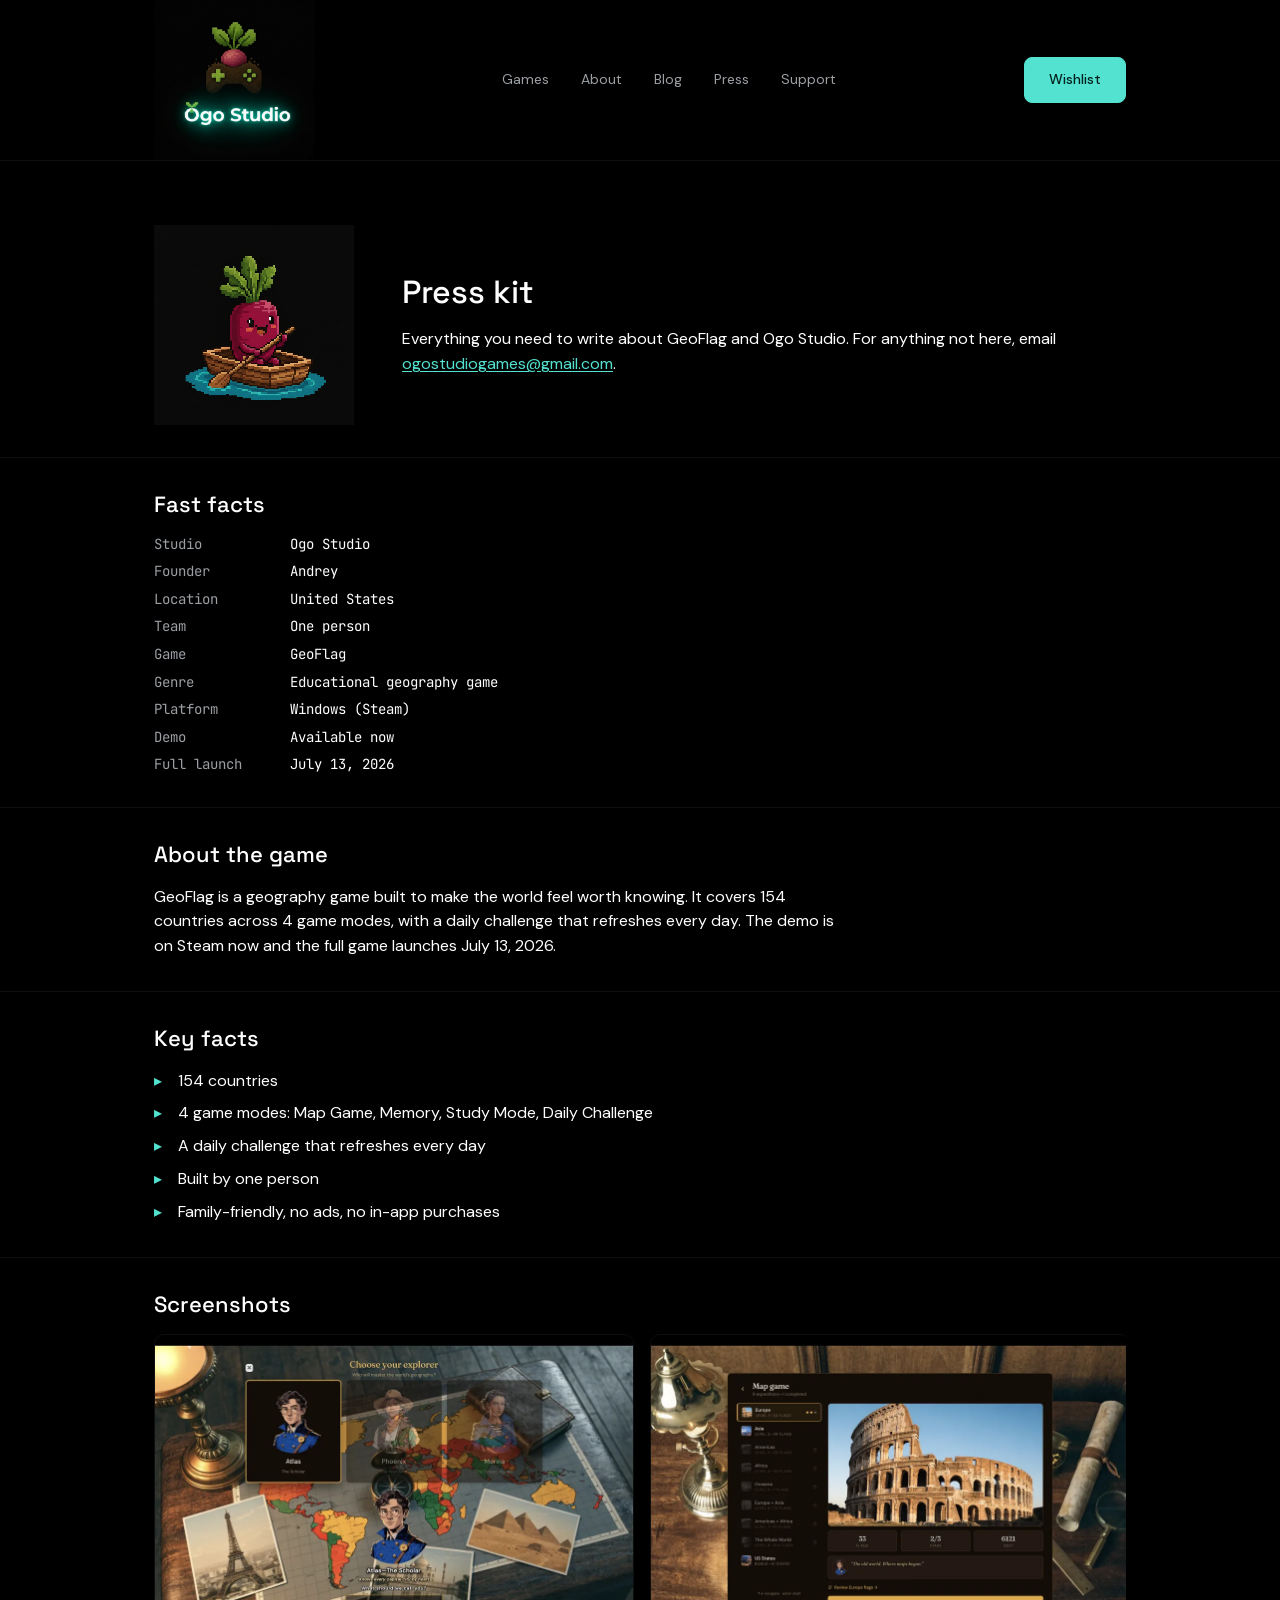
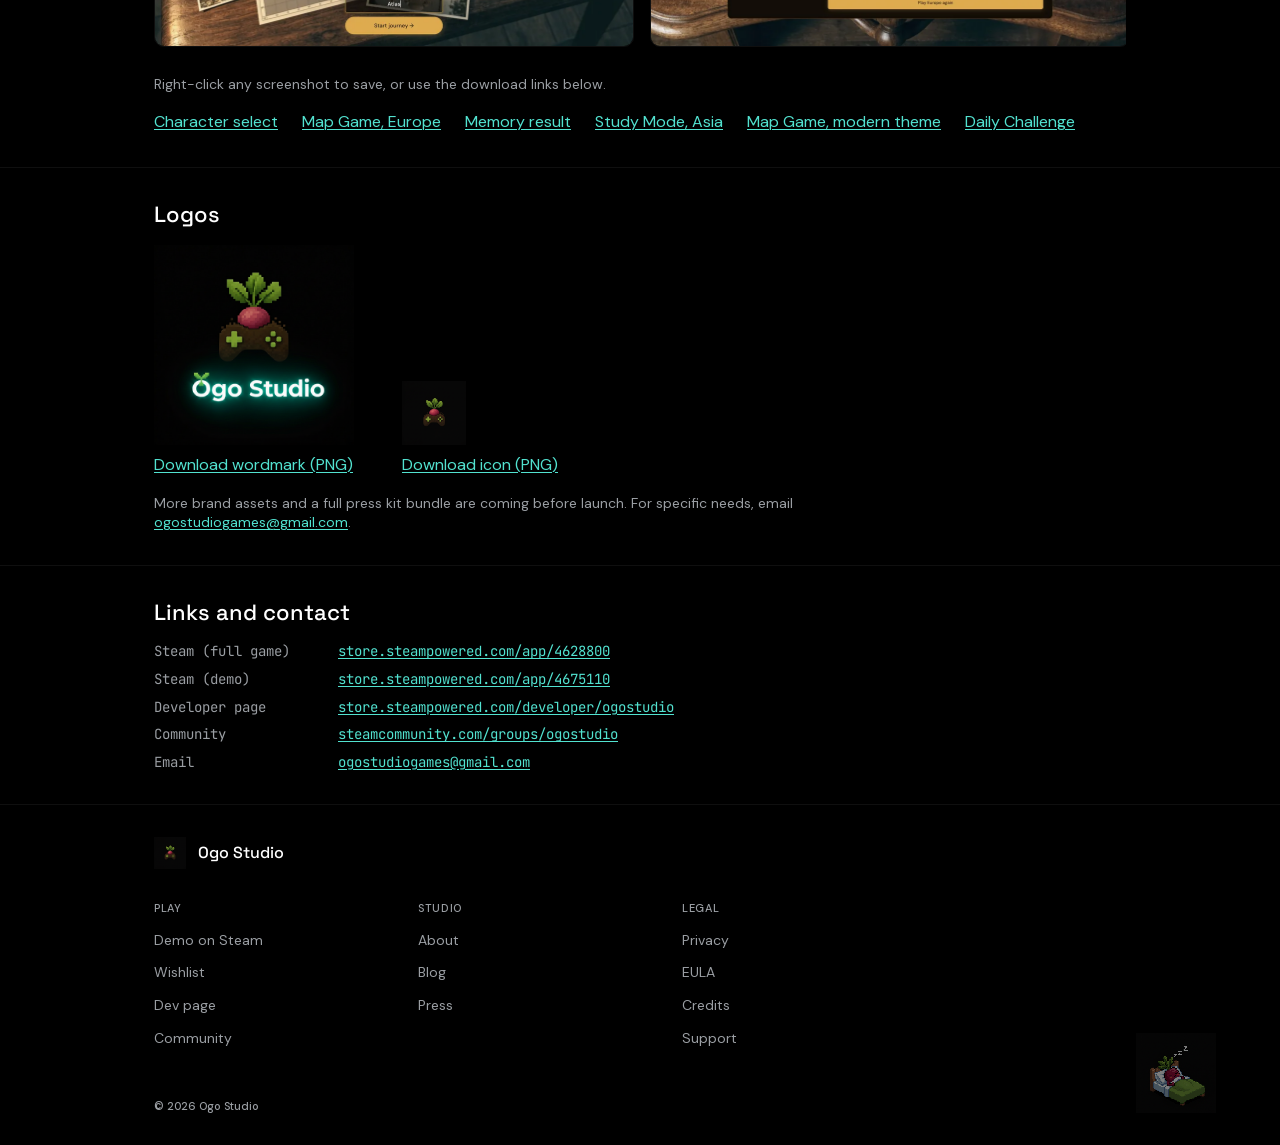
<file: press.html>
<!DOCTYPE html>
<html lang="en">
<head>
  <meta charset="UTF-8">
  <meta name="viewport" content="width=device-width, initial-scale=1.0">
  <title>Press kit · Ogo Studio</title>
  <meta name="description" content="Press kit for GeoFlag and Ogo Studio. Fast facts, screenshots, key dates, and contact for press and reviewers.">

  <meta property="og:type" content="website">
  <meta property="og:title" content="Press kit · Ogo Studio">
  <meta property="og:description" content="Press kit for GeoFlag and Ogo Studio. Fast facts, screenshots, key dates, and contact for press and reviewers.">
  <meta property="og:image" content="https://ogorod-com.github.io/ogostudio-site/assets/og/og-press.png">
  <meta property="og:url" content="https://ogorod-com.github.io/ogostudio-site/press.html">

  <meta name="twitter:card" content="summary_large_image">
  <meta name="twitter:title" content="Press kit · Ogo Studio">
  <meta name="twitter:description" content="Press kit for GeoFlag and Ogo Studio. Fast facts, screenshots, key dates, and contact for press and reviewers.">
  <meta name="twitter:image" content="https://ogorod-com.github.io/ogostudio-site/assets/og/og-press.png">

  <link rel="canonical" href="https://ogorod-com.github.io/ogostudio-site/press.html">
  <link rel="icon" href="favicon.ico" sizes="any">
  <link rel="icon" type="image/png" sizes="32x32" href="favicon-32x32.png">
  <link rel="icon" type="image/png" sizes="16x16" href="favicon-16x16.png">
  <link rel="apple-touch-icon" href="apple-touch-icon.png">
  <link rel="manifest" href="site.webmanifest">

  <link rel="stylesheet" href="assets/css/style.css">
  <script type="module" src="assets/js/enhance.js" defer></script>
</head>
<body>

  <!-- Skip link: first focusable element on the page -->
  <a class="skip-link" href="#main">Skip to content</a>

  <header class="site-header">
    <div class="container site-header__inner">
      <a href="index.html" class="site-header__brand" aria-label="Ogo Studio home">
        <img src="assets/logo/ogo-studio-lockup.png" alt="Ogo Studio" width="160" height="160">
      </a>
      <nav class="site-header__nav" aria-label="Primary">
        <a href="index.html">Games</a>
        <a href="about.html">About</a>
        <a href="blog/index.html">Blog</a>
        <a href="press.html">Press</a>
        <a href="support.html">Support</a>
      </nav>
      <div class="site-header__controls">
        <!-- TRUTH: STUDIO.md Steam app IDs — full game 4628800 -->
        <a class="btn btn--primary site-header__cta"
           href="https://store.steampowered.com/app/4628800"
           target="_blank" rel="noopener noreferrer">Wishlist</a>
        <button class="site-header__menu" aria-label="Open menu" aria-expanded="false">
          <svg viewBox="0 0 24 24" fill="none" aria-hidden="true">
            <path d="M4 7h16M4 12h16M4 17h16" stroke="currentColor" stroke-width="1.5" stroke-linecap="round"/>
          </svg>
        </button>
      </div>
    </div>
  </header>

  <main id="main">

    <!-- ===== SECTION 1: HEADER ===== -->
    <section class="press-hero">
      <div class="container press-hero__inner">
        <div class="press-hero__img reveal">
          <img src="assets/beet/beet-on-boat.png" alt="Pixel-art beet character rowing a small boat" width="200" height="200" loading="lazy" decoding="async">
        </div>
        <div class="press-hero__text reveal r2">
          <h1>Press kit</h1>
          <p>Everything you need to write about GeoFlag and Ogo Studio. For anything not here, email <a class="link" href="mailto:ogostudiogames@gmail.com">ogostudiogames@gmail.com</a>.</p>
        </div>
      </div>
    </section>

    <!-- ===== SECTION 2: FAST FACTS ===== -->
    <section class="press-facts">
      <div class="container">
        <h2 class="reveal">Fast facts</h2>
        <!-- TRUTH: STUDIO.md (sole proprietor US, one person, GeoFlag Windows, demo live May 25 2026, full launch July 13 2026) -->
        <dl class="reveal r2">
          <dt>Studio</dt><dd>Ogo Studio</dd>
          <dt>Founder</dt><dd>Andrey</dd>
          <dt>Location</dt><dd>United States</dd>
          <dt>Team</dt><dd>One person</dd>
          <dt>Game</dt><dd>GeoFlag</dd>
          <dt>Genre</dt><dd>Educational geography game</dd>
          <dt>Platform</dt><dd>Windows (Steam)</dd>
          <dt>Demo</dt><dd>Available now</dd>
          <dt>Full launch</dt><dd>July 13, 2026</dd>
        </dl>
      </div>
    </section>

    <!-- ===== SECTION 3: ABOUT THE GAME ===== -->
    <section class="press-about-game">
      <div class="container">
        <h2 class="reveal">About the game</h2>
        <!-- TRUTH: GeoFlag CLAUDE.md (154 countries, 4 modes), STUDIO.md (launch July 13 2026) -->
        <p class="reveal r2">GeoFlag is a geography game built to make the world feel worth knowing. It covers 154 countries across 4 game modes, with a daily challenge that refreshes every day. The demo is on Steam now and the full game launches July 13, 2026.</p>
      </div>
    </section>

    <!-- ===== SECTION 4: KEY FACTS ===== -->
    <section class="press-keyfacts">
      <div class="container">
        <h2 class="reveal">Key facts</h2>
        <!-- TRUTH: GeoFlag CLAUDE.md game modes + country count; ASSETS.md no microtransactions -->
        <ul class="reveal r2">
          <li>154 countries</li>
          <li>4 game modes: Map Game, Memory, Study Mode, Daily Challenge</li>
          <li>A daily challenge that refreshes every day</li>
          <li>Built by one person</li>
          <li>Family-friendly, no ads, no in-app purchases</li>
        </ul>
      </div>
    </section>

    <!-- ===== SECTION 5: SCREENSHOTS ===== -->
    <section class="press-screenshots">
      <div class="container">
        <h2 class="reveal">Screenshots</h2>
        <div class="screenshot-gallery reveal r2" tabindex="0" role="group" aria-label="GeoFlag screenshots, scroll horizontally">
          <picture>
            <source type="image/webp" srcset="assets/screenshots/geoflag-hero-character-select-960w.webp 960w, assets/screenshots/geoflag-hero-character-select.webp 1920w" sizes="(max-width:640px) 80vw, 600px">
            <img src="assets/screenshots/geoflag-hero-character-select.webp" alt="GeoFlag character select screen in the vintage walnut theme" width="1920" height="1249" loading="lazy" decoding="async">
          </picture>
          <picture>
            <source type="image/webp" srcset="assets/screenshots/geoflag-mapgame-europe-960w.webp 960w, assets/screenshots/geoflag-mapgame-europe.webp 1920w" sizes="(max-width:640px) 80vw, 600px">
            <img src="assets/screenshots/geoflag-mapgame-europe.webp" alt="Map Game Europe selection with the Colosseum" width="1920" height="1249" loading="lazy" decoding="async">
          </picture>
          <picture>
            <source type="image/webp" srcset="assets/screenshots/geoflag-memory-result-960w.webp 960w, assets/screenshots/geoflag-memory-result.webp 1920w" sizes="(max-width:640px) 80vw, 600px">
            <img src="assets/screenshots/geoflag-memory-result.webp" alt="Memory mode result screen showing a perfect score" width="1920" height="1249" loading="lazy" decoding="async">
          </picture>
          <picture>
            <source type="image/webp" srcset="assets/screenshots/geoflag-study-asia-960w.webp 960w, assets/screenshots/geoflag-study-asia.webp 1920w" sizes="(max-width:640px) 80vw, 600px">
            <img src="assets/screenshots/geoflag-study-asia.webp" alt="Study Mode Asia region with Mt. Fuji" width="1920" height="1249" loading="lazy" decoding="async">
          </picture>
          <picture>
            <source type="image/webp" srcset="assets/screenshots/geoflag-mapgame-modern-960w.webp 960w, assets/screenshots/geoflag-mapgame-modern.webp 1920w" sizes="(max-width:640px) 80vw, 600px">
            <img src="assets/screenshots/geoflag-mapgame-modern.webp" alt="Map Game Americas in the modern frosted glass theme" width="1920" height="1249" loading="lazy" decoding="async">
          </picture>
          <picture>
            <source type="image/webp" srcset="assets/screenshots/geoflag-daily-challenge-960w.webp 960w, assets/screenshots/geoflag-daily-challenge.webp 1280w" sizes="(max-width:640px) 80vw, 600px">
            <img src="assets/screenshots/geoflag-daily-challenge.webp" alt="Daily Challenge Day 13 with a Bulgaria flag" width="1280" height="719" loading="lazy" decoding="async">
          </picture>
        </div>
        <p class="press-note">Right-click any screenshot to save, or use the download links below.</p>
        <div class="press-downloads">
          <a class="link" href="assets/screenshots/geoflag-hero-character-select.webp" download>Character select</a>
          <a class="link" href="assets/screenshots/geoflag-mapgame-europe.webp" download>Map Game, Europe</a>
          <a class="link" href="assets/screenshots/geoflag-memory-result.webp" download>Memory result</a>
          <a class="link" href="assets/screenshots/geoflag-study-asia.webp" download>Study Mode, Asia</a>
          <a class="link" href="assets/screenshots/geoflag-mapgame-modern.webp" download>Map Game, modern theme</a>
          <a class="link" href="assets/screenshots/geoflag-daily-challenge.webp" download>Daily Challenge</a>
        </div>
      </div>
    </section>

    <!-- ===== SECTION 6: LOGOS ===== -->
    <section class="press-logos">
      <div class="container">
        <h2 class="reveal">Logos</h2>
        <div class="press-logos__grid reveal r2">
          <div class="press-logo">
            <img class="press-logo__wordmark" src="assets/logo/ogo-studio-lockup.png" alt="Ogo Studio wordmark" width="200" height="200" loading="lazy" decoding="async">
            <a class="link" href="assets/logo/ogo-studio-lockup.png" download>Download wordmark (PNG)</a>
          </div>
          <div class="press-logo">
            <img class="press-logo__icon" src="assets/logo/ogo-mark.png" alt="Ogo Studio icon" width="64" height="64" loading="lazy" decoding="async">
            <a class="link" href="assets/logo/ogo-mark.png" download>Download icon (PNG)</a>
          </div>
        </div>
        <p class="press-note">More brand assets and a full press kit bundle are coming before launch. For specific needs, email <a class="link" href="mailto:ogostudiogames@gmail.com">ogostudiogames@gmail.com</a>.</p>
      </div>
    </section>

    <!-- ===== SECTION 7: LINKS AND CONTACT ===== -->
    <section class="press-contact">
      <div class="container">
        <h2 class="reveal">Links and contact</h2>
        <!-- TRUTH: STUDIO.md Steam app IDs (full 4628800, demo 4675110), dev page + community group, email -->
        <dl class="reveal r2">
          <dt>Steam (full game)</dt><dd><a class="link" href="https://store.steampowered.com/app/4628800" target="_blank" rel="noopener noreferrer">store.steampowered.com/app/4628800</a></dd>
          <dt>Steam (demo)</dt><dd><a class="link" href="https://store.steampowered.com/app/4675110" target="_blank" rel="noopener noreferrer">store.steampowered.com/app/4675110</a></dd>
          <dt>Developer page</dt><dd><a class="link" href="https://store.steampowered.com/developer/ogostudio" target="_blank" rel="noopener noreferrer">store.steampowered.com/developer/ogostudio</a></dd>
          <dt>Community</dt><dd><a class="link" href="https://steamcommunity.com/groups/ogostudio" target="_blank" rel="noopener noreferrer">steamcommunity.com/groups/ogostudio</a></dd>
          <dt>Email</dt><dd><a class="link" href="mailto:ogostudiogames@gmail.com">ogostudiogames@gmail.com</a></dd>
        </dl>
      </div>
    </section>

  </main>

  <footer class="site-footer">
    <div class="container">
      <div class="site-footer__brand">
        <img src="assets/logo/ogo-mark.png" alt="" width="32" height="32">
        <span>Ogo Studio</span>
      </div>

      <div class="site-footer__cols">
        <div class="site-footer__col">
          <h2>Play</h2>
          <ul role="list">
            <!-- TRUTH: STUDIO.md Steam app IDs — demo 4675110 -->
            <li><a href="https://store.steampowered.com/app/4675110" target="_blank" rel="noopener noreferrer">Demo on Steam</a></li>
            <li><a href="https://store.steampowered.com/app/4628800" target="_blank" rel="noopener noreferrer">Wishlist</a></li>
            <li><a href="https://store.steampowered.com/developer/ogostudio" target="_blank" rel="noopener noreferrer">Dev page</a></li>
            <li><a href="https://steamcommunity.com/groups/ogostudio" target="_blank" rel="noopener noreferrer">Community</a></li>
          </ul>
        </div>
        <div class="site-footer__col">
          <h2>Studio</h2>
          <ul role="list">
            <li><a href="about.html">About</a></li>
            <li><a href="blog/index.html">Blog</a></li>
            <li><a href="press.html">Press</a></li>
          </ul>
        </div>
        <div class="site-footer__col">
          <h2>Legal</h2>
          <ul role="list">
            <li><a href="privacy.html">Privacy</a></li>
            <li><a href="eula.html">EULA</a></li>
            <li><a href="credits.html">Credits</a></li>
            <li><a href="support.html">Support</a></li>
          </ul>
        </div>
      </div>

      <p class="site-footer__legal">&copy; 2026 Ogo Studio</p>
    </div>

    <img class="site-footer__beet" src="assets/beet/beet-sleeping.png" alt="" aria-hidden="true">
  </footer>

</body>
</html>
</file>
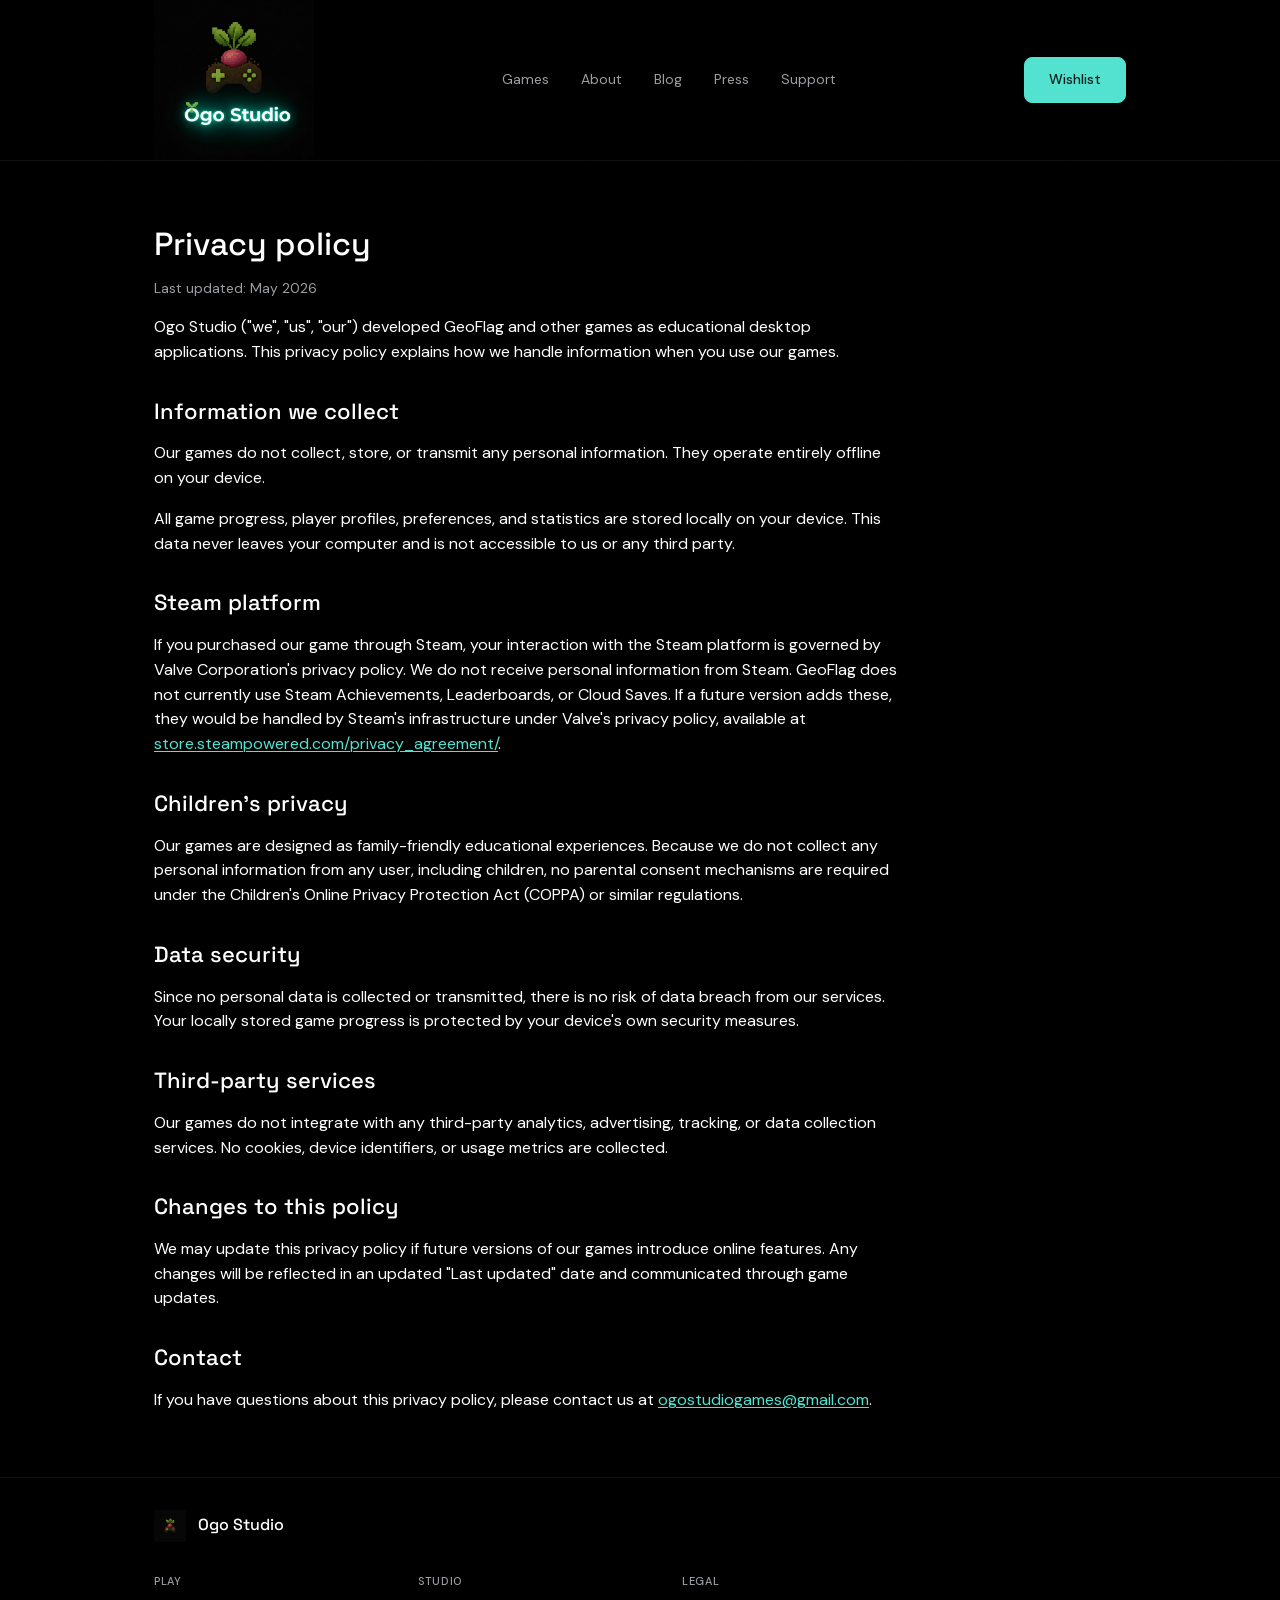
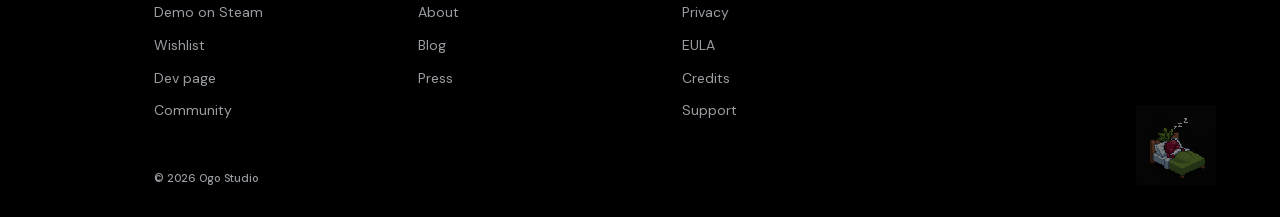
<file: privacy.html>
<!DOCTYPE html>
<html lang="en">
<head>
  <meta charset="UTF-8">
  <meta name="viewport" content="width=device-width, initial-scale=1.0">
  <title>Privacy policy · Ogo Studio</title>
  <meta name="description" content="Privacy policy for GeoFlag and Ogo Studio. The game runs offline and collects no personal information.">

  <meta property="og:type" content="website">
  <meta property="og:title" content="Privacy policy · Ogo Studio">
  <meta property="og:description" content="Privacy policy for GeoFlag and Ogo Studio. The game runs offline and collects no personal information.">
  <meta property="og:image" content="https://ogorod-com.github.io/ogostudio-site/assets/og/og-default.png">
  <meta property="og:url" content="https://ogorod-com.github.io/ogostudio-site/privacy.html">
  <meta name="twitter:card" content="summary_large_image">
  <meta name="twitter:title" content="Privacy policy · Ogo Studio">
  <meta name="twitter:description" content="Privacy policy for GeoFlag and Ogo Studio.">
  <meta name="twitter:image" content="https://ogorod-com.github.io/ogostudio-site/assets/og/og-default.png">

  <link rel="canonical" href="https://ogorod-com.github.io/ogostudio-site/privacy.html">
  <link rel="icon" href="favicon.ico" sizes="any">
  <link rel="icon" type="image/png" sizes="32x32" href="favicon-32x32.png">
  <link rel="icon" type="image/png" sizes="16x16" href="favicon-16x16.png">
  <link rel="apple-touch-icon" href="apple-touch-icon.png">
  <link rel="manifest" href="site.webmanifest">
  <link rel="stylesheet" href="assets/css/style.css">
  <script type="module" src="assets/js/enhance.js" defer></script>
</head>
<body>

  <a class="skip-link" href="#main">Skip to content</a>

  <header class="site-header">
    <div class="container site-header__inner">
      <a href="index.html" class="site-header__brand" aria-label="Ogo Studio home">
        <img src="assets/logo/ogo-studio-lockup.png" alt="Ogo Studio" width="160" height="160">
      </a>
      <nav class="site-header__nav" aria-label="Primary">
        <a href="index.html">Games</a>
        <a href="about.html">About</a>
        <a href="blog/index.html">Blog</a>
        <a href="press.html">Press</a>
        <a href="support.html">Support</a>
      </nav>
      <div class="site-header__controls">
        <!-- TRUTH: STUDIO.md Steam app IDs — full game 4628800 -->
        <a class="btn btn--primary site-header__cta" href="https://store.steampowered.com/app/4628800" target="_blank" rel="noopener noreferrer">Wishlist</a>
        <button class="site-header__menu" aria-label="Open menu" aria-expanded="false">
          <svg viewBox="0 0 24 24" fill="none" aria-hidden="true"><path d="M4 7h16M4 12h16M4 17h16" stroke="currentColor" stroke-width="1.5" stroke-linecap="round"/></svg>
        </button>
      </div>
    </div>
  </header>

  <main id="main">
    <div class="container page-main">
      <div class="prose">
        <h1>Privacy policy</h1>
        <p class="legal-updated">Last updated: May 2026</p>
        <p>Ogo Studio ("we", "us", "our") developed GeoFlag and other games as educational desktop applications. This privacy policy explains how we handle information when you use our games.</p>

        <h2>Information we collect</h2>
        <p>Our games do not collect, store, or transmit any personal information. They operate entirely offline on your device.</p>
        <p>All game progress, player profiles, preferences, and statistics are stored locally on your device. This data never leaves your computer and is not accessible to us or any third party.</p>

        <h2>Steam platform</h2>
        <!-- TRUTH: GeoFlag makes zero external requests after font self-host commit 2b9e3ab; no Steam data features in v1.0 per CLAUDE.md -->
        <p>If you purchased our game through Steam, your interaction with the Steam platform is governed by Valve Corporation's privacy policy. We do not receive personal information from Steam. GeoFlag does not currently use Steam Achievements, Leaderboards, or Cloud Saves. If a future version adds these, they would be handled by Steam's infrastructure under Valve's privacy policy, available at <a href="https://store.steampowered.com/privacy_agreement/" target="_blank" rel="noopener noreferrer">store.steampowered.com/privacy_agreement/</a>.</p>

        <h2>Children's privacy</h2>
        <p>Our games are designed as family-friendly educational experiences. Because we do not collect any personal information from any user, including children, no parental consent mechanisms are required under the Children's Online Privacy Protection Act (COPPA) or similar regulations.</p>

        <h2>Data security</h2>
        <p>Since no personal data is collected or transmitted, there is no risk of data breach from our services. Your locally stored game progress is protected by your device's own security measures.</p>

        <h2>Third-party services</h2>
        <p>Our games do not integrate with any third-party analytics, advertising, tracking, or data collection services. No cookies, device identifiers, or usage metrics are collected.</p>

        <h2>Changes to this policy</h2>
        <p>We may update this privacy policy if future versions of our games introduce online features. Any changes will be reflected in an updated "Last updated" date and communicated through game updates.</p>

        <h2>Contact</h2>
        <p>If you have questions about this privacy policy, please contact us at <a href="mailto:ogostudiogames@gmail.com">ogostudiogames@gmail.com</a>.</p>
      </div>
    </div>
  </main>

  <footer class="site-footer">
    <div class="container">
      <div class="site-footer__brand">
        <img src="assets/logo/ogo-mark.png" alt="" width="32" height="32">
        <span>Ogo Studio</span>
      </div>
      <div class="site-footer__cols">
        <div class="site-footer__col">
          <h2>Play</h2>
          <ul role="list">
            <!-- TRUTH: STUDIO.md Steam app IDs — demo 4675110 -->
            <li><a href="https://store.steampowered.com/app/4675110" target="_blank" rel="noopener noreferrer">Demo on Steam</a></li>
            <li><a href="https://store.steampowered.com/app/4628800" target="_blank" rel="noopener noreferrer">Wishlist</a></li>
            <li><a href="https://store.steampowered.com/developer/ogostudio" target="_blank" rel="noopener noreferrer">Dev page</a></li>
            <li><a href="https://steamcommunity.com/groups/ogostudio" target="_blank" rel="noopener noreferrer">Community</a></li>
          </ul>
        </div>
        <div class="site-footer__col">
          <h2>Studio</h2>
          <ul role="list">
            <li><a href="about.html">About</a></li>
            <li><a href="blog/index.html">Blog</a></li>
            <li><a href="press.html">Press</a></li>
          </ul>
        </div>
        <div class="site-footer__col">
          <h2>Legal</h2>
          <ul role="list">
            <li><a href="privacy.html">Privacy</a></li>
            <li><a href="eula.html">EULA</a></li>
            <li><a href="credits.html">Credits</a></li>
            <li><a href="support.html">Support</a></li>
          </ul>
        </div>
      </div>
      <p class="site-footer__legal">&copy; 2026 Ogo Studio</p>
    </div>
    <img class="site-footer__beet" src="assets/beet/beet-sleeping.png" alt="" aria-hidden="true">
  </footer>

</body>
</html>
</file>
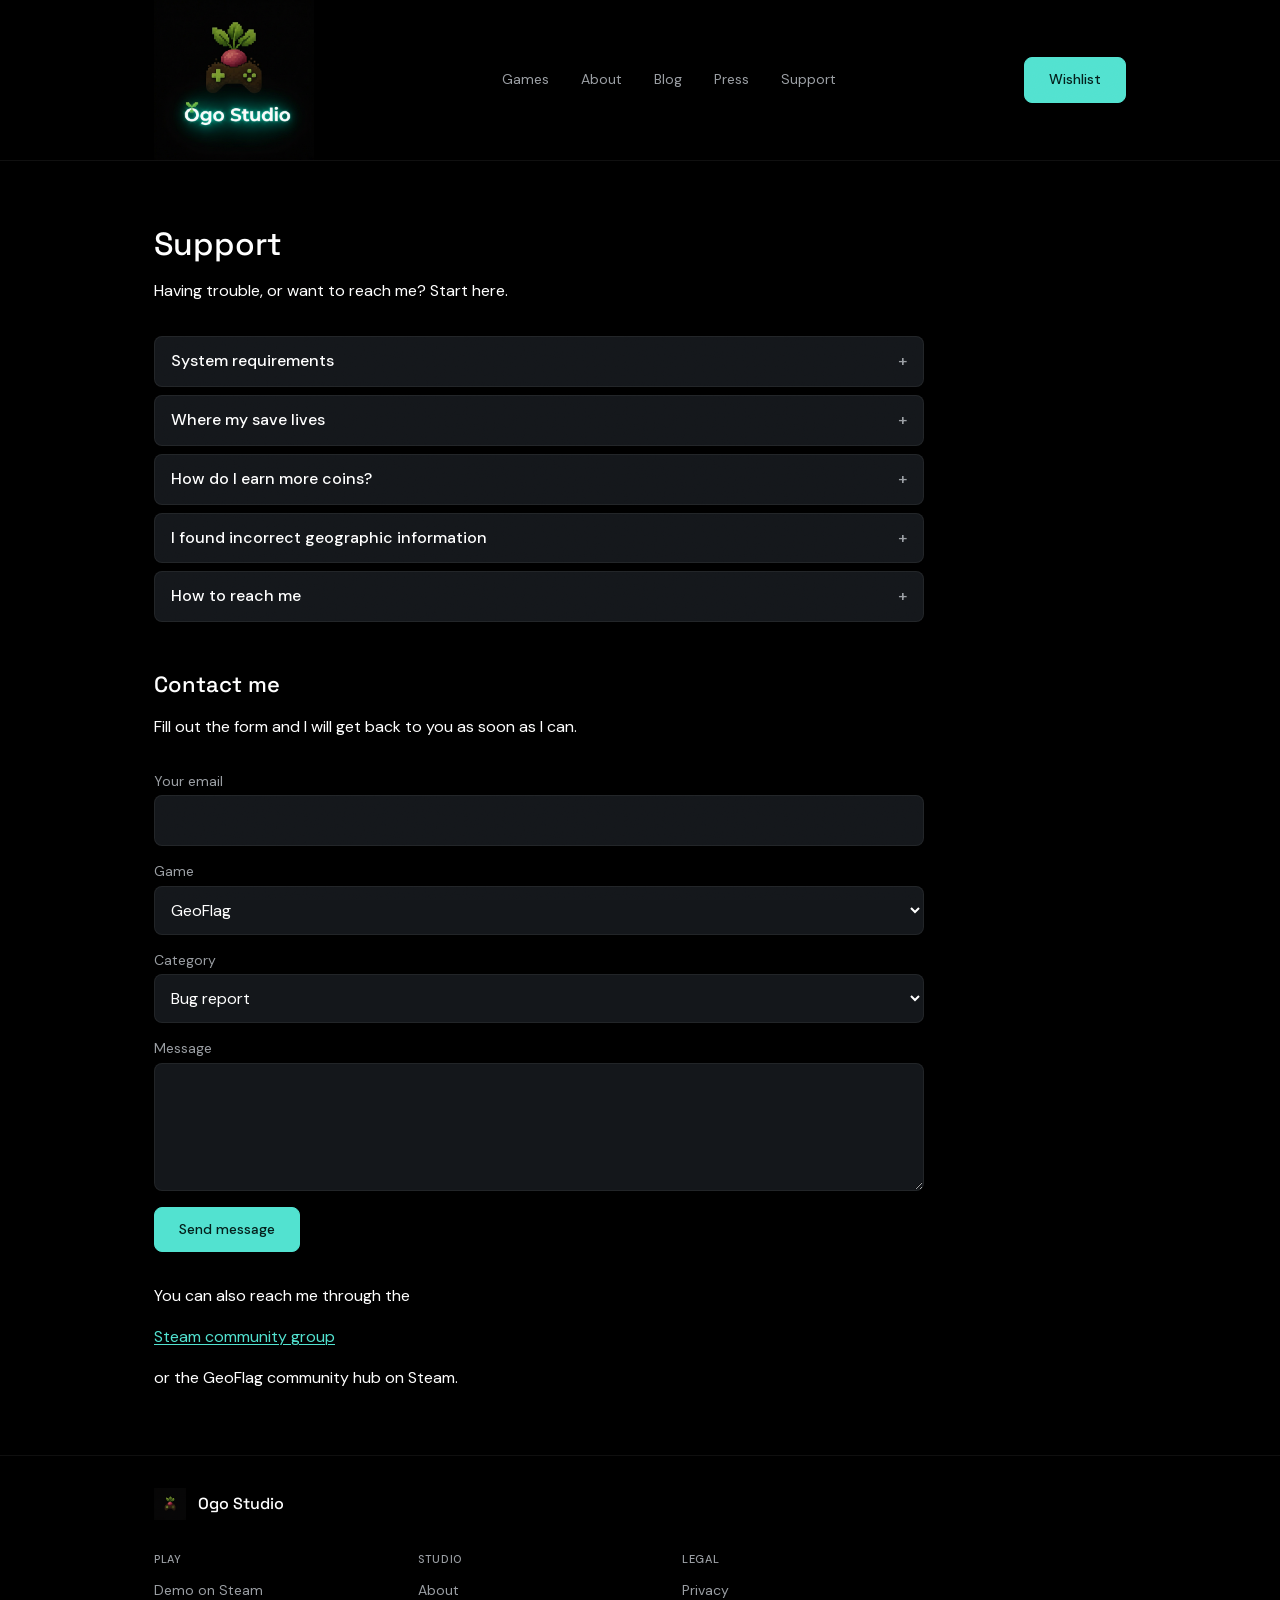
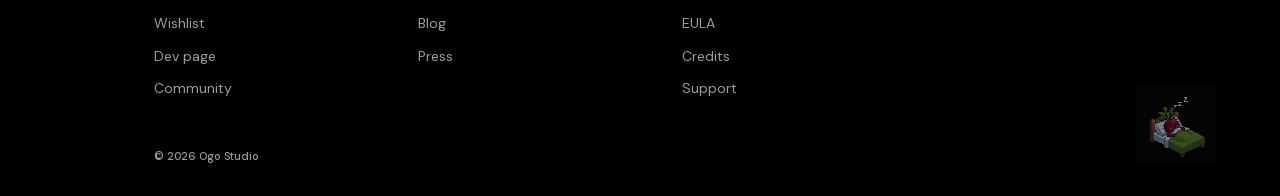
<file: support.html>
<!DOCTYPE html>
<html lang="en">
<head>
  <meta charset="UTF-8">
  <meta name="viewport" content="width=device-width, initial-scale=1.0">
  <title>Support · Ogo Studio</title>
  <meta name="description" content="Help with GeoFlag: system requirements, saves, coins, geographic accuracy, and how to reach Ogo Studio.">

  <meta property="og:type" content="website">
  <meta property="og:title" content="Support · Ogo Studio">
  <meta property="og:description" content="Help with GeoFlag: system requirements, saves, coins, geographic accuracy, and how to reach Ogo Studio.">
  <meta property="og:image" content="https://ogorod-com.github.io/ogostudio-site/assets/og/og-default.png">
  <meta property="og:url" content="https://ogorod-com.github.io/ogostudio-site/support.html">
  <meta name="twitter:card" content="summary_large_image">
  <meta name="twitter:title" content="Support · Ogo Studio">
  <meta name="twitter:description" content="Help with GeoFlag and how to reach Ogo Studio.">
  <meta name="twitter:image" content="https://ogorod-com.github.io/ogostudio-site/assets/og/og-default.png">

  <link rel="canonical" href="https://ogorod-com.github.io/ogostudio-site/support.html">
  <link rel="icon" href="favicon.ico" sizes="any">
  <link rel="icon" type="image/png" sizes="32x32" href="favicon-32x32.png">
  <link rel="icon" type="image/png" sizes="16x16" href="favicon-16x16.png">
  <link rel="apple-touch-icon" href="apple-touch-icon.png">
  <link rel="manifest" href="site.webmanifest">
  <link rel="stylesheet" href="assets/css/style.css">
  <script type="module" src="assets/js/enhance.js" defer></script>
</head>
<body>

  <a class="skip-link" href="#main">Skip to content</a>

  <header class="site-header">
    <div class="container site-header__inner">
      <a href="index.html" class="site-header__brand" aria-label="Ogo Studio home">
        <img src="assets/logo/ogo-studio-lockup.png" alt="Ogo Studio" width="160" height="160">
      </a>
      <nav class="site-header__nav" aria-label="Primary">
        <a href="index.html">Games</a>
        <a href="about.html">About</a>
        <a href="blog/index.html">Blog</a>
        <a href="press.html">Press</a>
        <a href="support.html">Support</a>
      </nav>
      <div class="site-header__controls">
        <!-- TRUTH: STUDIO.md Steam app IDs — full game 4628800 -->
        <a class="btn btn--primary site-header__cta" href="https://store.steampowered.com/app/4628800" target="_blank" rel="noopener noreferrer">Wishlist</a>
        <button class="site-header__menu" aria-label="Open menu" aria-expanded="false">
          <svg viewBox="0 0 24 24" fill="none" aria-hidden="true"><path d="M4 7h16M4 12h16M4 17h16" stroke="currentColor" stroke-width="1.5" stroke-linecap="round"/></svg>
        </button>
      </div>
    </div>
  </header>

  <main id="main">
    <div class="container page-main">
      <div class="prose">
        <h1>Support</h1>
        <p>Having trouble, or want to reach me? Start here.</p>
      </div>

      <!-- TRUTH: GeoFlag CLAUDE.md (Windows 10+, Tauri local save), no microtransactions per ASSETS.md -->
      <div class="faq">
        <details>
          <summary>System requirements</summary>
          <p>GeoFlag runs on Windows 10 or later, 64-bit.</p>
        </details>
        <details>
          <summary>Where my save lives</summary>
          <p>Your save lives inside the GeoFlag app folder on your PC. As long as you don't uninstall the game or wipe Windows app data, your progress stays put. If you reinstall or move to a new PC, the save does not transfer automatically.</p>
        </details>
        <details>
          <summary>How do I earn more coins?</summary>
          <p>Coins are earned through gameplay: completing levels, hitting high accuracy, keeping daily streaks, and unlocking achievements. There are no real-money purchases in GeoFlag.</p>
        </details>
        <details>
          <summary>I found incorrect geographic information</summary>
          <p>I take geographic accuracy seriously and follow UN naming standards. If you have spotted an error, please tell me using the form below and I will look into it.</p>
        </details>
        <details>
          <summary>How to reach me</summary>
          <p>Use the form below, email me at ogostudiogames@gmail.com, or find me on the Steam community group. I read everything and reply as soon as I can.</p>
        </details>
      </div>

      <div class="prose">
        <h2>Contact me</h2>
        <p>Fill out the form and I will get back to you as soon as I can.</p>
      </div>

      <form class="support-form" action="https://formspree.io/f/mzdybylw" method="POST">
        <div class="field">
          <label for="email">Your email</label>
          <input type="email" id="email" name="email" required>
        </div>
        <div class="field">
          <label for="game">Game</label>
          <select id="game" name="game">
            <option value="geoflag">GeoFlag</option>
            <option value="other">Other</option>
          </select>
        </div>
        <div class="field">
          <label for="category">Category</label>
          <select id="category" name="category">
            <option value="bug">Bug report</option>
            <option value="question">General question</option>
            <option value="geographic">Geographic accuracy</option>
            <option value="feature">Feature request</option>
            <option value="other">Other</option>
          </select>
        </div>
        <div class="field">
          <label for="message">Message</label>
          <textarea id="message" name="message" required></textarea>
        </div>
        <button type="submit" class="btn btn--primary">Send message</button>
      </form>

      <p class="prose fine">You can also reach me through the <a href="https://steamcommunity.com/groups/ogostudio" target="_blank" rel="noopener noreferrer">Steam community group</a> or the GeoFlag community hub on Steam.</p>
    </div>
  </main>

  <footer class="site-footer">
    <div class="container">
      <div class="site-footer__brand">
        <img src="assets/logo/ogo-mark.png" alt="" width="32" height="32">
        <span>Ogo Studio</span>
      </div>
      <div class="site-footer__cols">
        <div class="site-footer__col">
          <h2>Play</h2>
          <ul role="list">
            <!-- TRUTH: STUDIO.md Steam app IDs — demo 4675110 -->
            <li><a href="https://store.steampowered.com/app/4675110" target="_blank" rel="noopener noreferrer">Demo on Steam</a></li>
            <li><a href="https://store.steampowered.com/app/4628800" target="_blank" rel="noopener noreferrer">Wishlist</a></li>
            <li><a href="https://store.steampowered.com/developer/ogostudio" target="_blank" rel="noopener noreferrer">Dev page</a></li>
            <li><a href="https://steamcommunity.com/groups/ogostudio" target="_blank" rel="noopener noreferrer">Community</a></li>
          </ul>
        </div>
        <div class="site-footer__col">
          <h2>Studio</h2>
          <ul role="list">
            <li><a href="about.html">About</a></li>
            <li><a href="blog/index.html">Blog</a></li>
            <li><a href="press.html">Press</a></li>
          </ul>
        </div>
        <div class="site-footer__col">
          <h2>Legal</h2>
          <ul role="list">
            <li><a href="privacy.html">Privacy</a></li>
            <li><a href="eula.html">EULA</a></li>
            <li><a href="credits.html">Credits</a></li>
            <li><a href="support.html">Support</a></li>
          </ul>
        </div>
      </div>
      <p class="site-footer__legal">&copy; 2026 Ogo Studio</p>
    </div>
    <img class="site-footer__beet" src="assets/beet/beet-sleeping.png" alt="" aria-hidden="true">
  </footer>

</body>
</html>
</file>
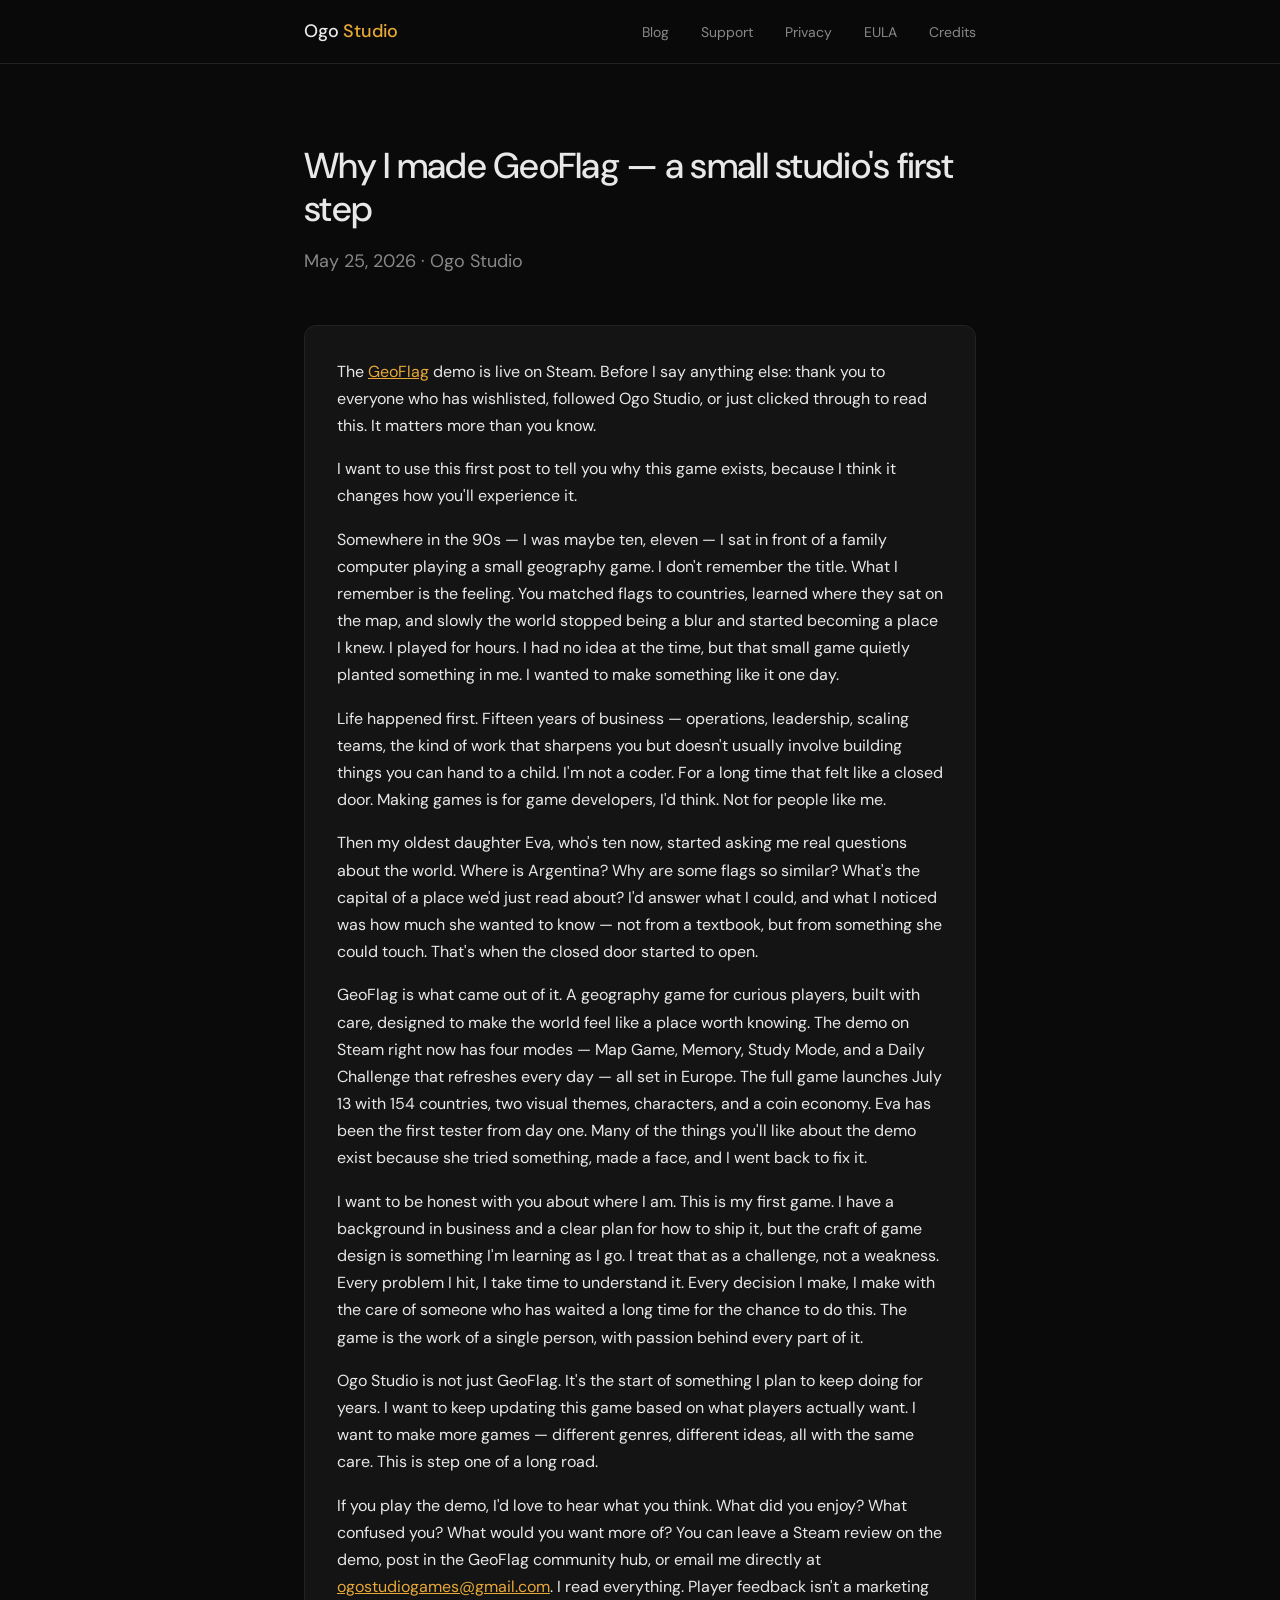
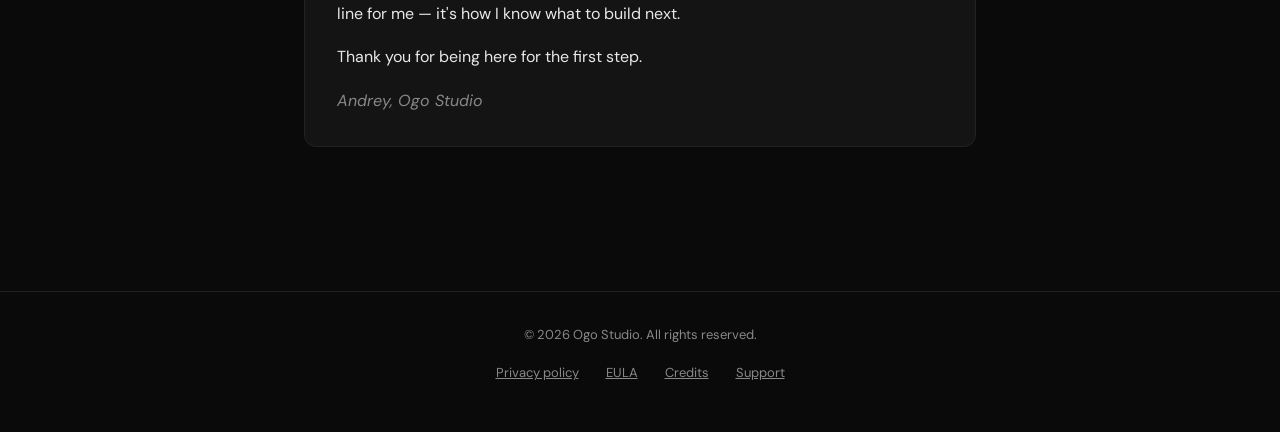
<file: blog/posts/2026-05-25-why-i-made-geoflag.html>
<!DOCTYPE html>
<html lang="en">
<head>
  <meta charset="UTF-8">
  <meta name="viewport" content="width=device-width, initial-scale=1.0">
  <title>Why I made GeoFlag — a small studio's first step | Ogo Studio</title>
  <meta name="description" content="GeoFlag's demo is now on Steam. A note about why I built it, who inspired it, and where Ogo Studio is going next.">
  <link rel="preconnect" href="https://fonts.googleapis.com">
  <link rel="preconnect" href="https://fonts.gstatic.com" crossorigin>
  <link href="https://fonts.googleapis.com/css2?family=DM+Sans:wght@400;500&display=swap" rel="stylesheet">
  <link rel="stylesheet" href="../../style.css">
</head>
<body>

  <header class="site-header">
    <div class="inner">
      <a href="../../index.html" class="site-logo">Ogo <span>Studio</span></a>
      <nav>
        <a href="../index.html">Blog</a>
        <a href="../../support.html">Support</a>
        <a href="../../privacy.html">Privacy</a>
        <a href="../../eula.html">EULA</a>
        <a href="../../credits.html">Credits</a>
      </nav>
    </div>
  </header>

  <main class="page">
    <h1>Why I made GeoFlag — a small studio's first step</h1>
    <p class="subtitle">May 25, 2026 · Ogo Studio</p>

    <article class="card">
      <p>The <a href="https://store.steampowered.com/app/4628800" target="_blank" rel="noopener noreferrer">GeoFlag</a> demo is live on Steam. Before I say anything else: thank you to everyone who has wishlisted, followed Ogo Studio, or just clicked through to read this. It matters more than you know.</p>

      <p>I want to use this first post to tell you why this game exists, because I think it changes how you'll experience it.</p>

      <p>Somewhere in the 90s — I was maybe ten, eleven — I sat in front of a family computer playing a small geography game. I don't remember the title. What I remember is the feeling. You matched flags to countries, learned where they sat on the map, and slowly the world stopped being a blur and started becoming a place I knew. I played for hours. I had no idea at the time, but that small game quietly planted something in me. I wanted to make something like it one day.</p>

      <p>Life happened first. Fifteen years of business — operations, leadership, scaling teams, the kind of work that sharpens you but doesn't usually involve building things you can hand to a child. I'm not a coder. For a long time that felt like a closed door. Making games is for game developers, I'd think. Not for people like me.</p>

      <p>Then my oldest daughter Eva, who's ten now, started asking me real questions about the world. Where is Argentina? Why are some flags so similar? What's the capital of a place we'd just read about? I'd answer what I could, and what I noticed was how much she wanted to know — not from a textbook, but from something she could touch. That's when the closed door started to open.</p>

      <p>GeoFlag is what came out of it. A geography game for curious players, built with care, designed to make the world feel like a place worth knowing. The demo on Steam right now has four modes — Map Game, Memory, Study Mode, and a Daily Challenge that refreshes every day — all set in Europe. The full game launches July 13 with 154 countries, two visual themes, characters, and a coin economy. Eva has been the first tester from day one. Many of the things you'll like about the demo exist because she tried something, made a face, and I went back to fix it.</p>

      <p>I want to be honest with you about where I am. This is my first game. I have a background in business and a clear plan for how to ship it, but the craft of game design is something I'm learning as I go. I treat that as a challenge, not a weakness. Every problem I hit, I take time to understand it. Every decision I make, I make with the care of someone who has waited a long time for the chance to do this. The game is the work of a single person, with passion behind every part of it.</p>

      <p>Ogo Studio is not just GeoFlag. It's the start of something I plan to keep doing for years. I want to keep updating this game based on what players actually want. I want to make more games — different genres, different ideas, all with the same care. This is step one of a long road.</p>

      <p>If you play the demo, I'd love to hear what you think. What did you enjoy? What confused you? What would you want more of? You can leave a Steam review on the demo, post in the GeoFlag community hub, or email me directly at <a href="mailto:ogostudiogames@gmail.com">ogostudiogames@gmail.com</a>. I read everything. Player feedback isn't a marketing line for me — it's how I know what to build next.</p>

      <p>Thank you for being here for the first step.</p>

      <p style="font-style: italic; color: var(--text-dim); margin-bottom: 0;">Andrey, Ogo Studio</p>
    </article>
  </main>

  <footer class="site-footer">
    <p>&copy; 2026 Ogo Studio. All rights reserved.</p>
    <p>
      <a href="../../privacy.html">Privacy policy</a>
      <a href="../../eula.html">EULA</a>
      <a href="../../credits.html">Credits</a>
      <a href="../../support.html">Support</a>
    </p>
  </footer>

</body>
</html>
</file>
<file: assets/css/style.css>
/* ==========================================================================
   Ogo Studio — site shell stylesheet
   Tokens, reset, base type, layout primitives, header, footer, motion.
   Sources: WEBSITE-ARCHITECTURE.md §6, OGO-STUDIO-BRAND.md v0.3 §4/§5/§9.
   Dark-only by design. No light mode (brand rule, ARCH §7.1 #9).
   ========================================================================== */

/* --------------------------------------------------------------------------
   1. Self-hosted fonts (privacy: ZERO external network requests)
   DM Sans copied from the GeoFlag bundle. Space Grotesk + JetBrains Mono
   pulled from @fontsource (OFL 1.1). Licenses live in assets/fonts/.
   Do NOT re-add a Google Fonts <link> anywhere: it leaks visitor IPs and
   breaks the "entirely offline / no third party" posture.
   -------------------------------------------------------------------------- */

/* DM Sans — variable subset files, one per unicode subset, both weights. */
@font-face{font-family:'DM Sans';font-style:normal;font-weight:400 500;font-display:swap;
  src:url('../fonts/DMSans-latin.woff2') format('woff2');
  unicode-range:U+0000-00FF,U+0131,U+0152-0153,U+02BB-02BC,U+02C6,U+02DA,U+02DC,U+0304,U+0308,U+0329,U+2000-206F,U+20AC,U+2122,U+2191,U+2193,U+2212,U+2215,U+FEFF,U+FFFD}
@font-face{font-family:'DM Sans';font-style:normal;font-weight:400 500;font-display:swap;
  src:url('../fonts/DMSans-latin-ext.woff2') format('woff2');
  unicode-range:U+0100-02BA,U+02BD-02C5,U+02C7-02CC,U+02CE-02D7,U+02DD-02FF,U+0304,U+0308,U+0329,U+1D00-1DBF,U+1E00-1E9F,U+1EF2-1EFF,U+2020,U+20A0-20AB,U+20AD-20C0,U+2113,U+2C60-2C7F,U+A720-A7FF}

/* Space Grotesk — display / headings / wordmark, weights 400 / 500 / 600. */
@font-face{font-family:'Space Grotesk';font-style:normal;font-weight:400;font-display:swap;
  src:url('../fonts/SpaceGrotesk-latin-400.woff2') format('woff2');
  unicode-range:U+0000-00FF,U+0131,U+0152-0153,U+02BB-02BC,U+02C6,U+02DA,U+02DC,U+0304,U+0308,U+0329,U+2000-206F,U+20AC,U+2122,U+2191,U+2193,U+2212,U+2215,U+FEFF,U+FFFD}
@font-face{font-family:'Space Grotesk';font-style:normal;font-weight:400;font-display:swap;
  src:url('../fonts/SpaceGrotesk-latin-ext-400.woff2') format('woff2');
  unicode-range:U+0100-02BA,U+02BD-02C5,U+02C7-02CC,U+02CE-02D7,U+02DD-02FF,U+0304,U+0308,U+0329,U+1D00-1DBF,U+1E00-1E9F,U+1EF2-1EFF,U+2020,U+20A0-20AB,U+20AD-20C0,U+2113,U+2C60-2C7F,U+A720-A7FF}
@font-face{font-family:'Space Grotesk';font-style:normal;font-weight:500;font-display:swap;
  src:url('../fonts/SpaceGrotesk-latin-500.woff2') format('woff2');
  unicode-range:U+0000-00FF,U+0131,U+0152-0153,U+02BB-02BC,U+02C6,U+02DA,U+02DC,U+0304,U+0308,U+0329,U+2000-206F,U+20AC,U+2122,U+2191,U+2193,U+2212,U+2215,U+FEFF,U+FFFD}
@font-face{font-family:'Space Grotesk';font-style:normal;font-weight:500;font-display:swap;
  src:url('../fonts/SpaceGrotesk-latin-ext-500.woff2') format('woff2');
  unicode-range:U+0100-02BA,U+02BD-02C5,U+02C7-02CC,U+02CE-02D7,U+02DD-02FF,U+0304,U+0308,U+0329,U+1D00-1DBF,U+1E00-1E9F,U+1EF2-1EFF,U+2020,U+20A0-20AB,U+20AD-20C0,U+2113,U+2C60-2C7F,U+A720-A7FF}
@font-face{font-family:'Space Grotesk';font-style:normal;font-weight:600;font-display:swap;
  src:url('../fonts/SpaceGrotesk-latin-600.woff2') format('woff2');
  unicode-range:U+0000-00FF,U+0131,U+0152-0153,U+02BB-02BC,U+02C6,U+02DA,U+02DC,U+0304,U+0308,U+0329,U+2000-206F,U+20AC,U+2122,U+2191,U+2193,U+2212,U+2215,U+FEFF,U+FFFD}
@font-face{font-family:'Space Grotesk';font-style:normal;font-weight:600;font-display:swap;
  src:url('../fonts/SpaceGrotesk-latin-ext-600.woff2') format('woff2');
  unicode-range:U+0100-02BA,U+02BD-02C5,U+02C7-02CC,U+02CE-02D7,U+02DD-02FF,U+0304,U+0308,U+0329,U+1D00-1DBF,U+1E00-1E9F,U+1EF2-1EFF,U+2020,U+20A0-20AB,U+20AD-20C0,U+2113,U+2C60-2C7F,U+A720-A7FF}

/* JetBrains Mono — code, hex values, build IDs, timestamps. Weight 400. */
@font-face{font-family:'JetBrains Mono';font-style:normal;font-weight:400;font-display:swap;
  src:url('../fonts/JetBrainsMono-latin-400.woff2') format('woff2');
  unicode-range:U+0000-00FF,U+0131,U+0152-0153,U+02BB-02BC,U+02C6,U+02DA,U+02DC,U+0304,U+0308,U+0329,U+2000-206F,U+20AC,U+2122,U+2191,U+2193,U+2212,U+2215,U+FEFF,U+FFFD}
@font-face{font-family:'JetBrains Mono';font-style:normal;font-weight:400;font-display:swap;
  src:url('../fonts/JetBrainsMono-latin-ext-400.woff2') format('woff2');
  unicode-range:U+0100-02BA,U+02BD-02C5,U+02C7-02CC,U+02CE-02D7,U+02DD-02FF,U+0304,U+0308,U+0329,U+1D00-1DBF,U+1E00-1E9F,U+1EF2-1EFF,U+2020,U+20A0-20AB,U+20AD-20C0,U+2113,U+2C60-2C7F,U+A720-A7FF}

/* --------------------------------------------------------------------------
   2. Design tokens (:root)
   -------------------------------------------------------------------------- */
:root{
  /* Core palette — Brand Book §4.1 / ARCH §6.1 */
  --ogo-bg:#000000;
  --ogo-bg-deep:#0a0c0e;
  --ogo-glow:#52E2D0;
  --ogo-glow-soft:rgba(82,226,208,0.15);
  --ogo-beet:#95113B;
  --ogo-beet-light:#C2185B;
  --ogo-beet-deep:#6A1040;
  --ogo-leaf:#96D64E;
  --ogo-leaf-deep:#93B83A;
  --ogo-earth:#56441F;
  --ogo-text:#FFFFFF;
  --ogo-text-muted:#9A9EA3;
  --ogo-line:rgba(255,255,255,0.06);

  /* Functional palette — Brand Book §4.2 */
  --ui-success:#6AB07A;
  --ui-warning:#E8A838;
  --ui-danger:#D86A5C;
  --ui-panel:#14171B;
  --ui-panel-2:#1A1E23;

  /* Font families */
  --font-display:'Space Grotesk',system-ui,-apple-system,'Segoe UI',sans-serif;
  --font-body:'DM Sans',system-ui,-apple-system,'Segoe UI',sans-serif;
  --font-mono:'JetBrains Mono',ui-monospace,'SF Mono',Menlo,Consolas,monospace;

  /* Type scale — Brand Book §5.2 (font shorthand: weight size/line family) */
  --type-display:500 32px/1.2 var(--font-display);
  --type-h1:500 22px/1.3 var(--font-display);
  --type-h2:500 16px/1.4 var(--font-body);
  --type-body:400 16px/1.55 var(--font-body);
  --type-small:400 14px/1.4 var(--font-body);
  --type-micro:500 11px/1.3 var(--font-body);
  --type-mono:400 14px/1.4 var(--font-mono);

  /* Spacing — 4px base, ARCH §6.3 */
  --space-1:4px;
  --space-2:8px;
  --space-3:12px;
  --space-4:16px;
  --space-5:24px;
  --space-6:32px;
  --space-7:48px;
  --space-8:64px;

  /* Radius — Brand Book §9.3 */
  --radius-tile:6px;
  --radius-panel:8px;
  --radius-card:10px;
  --radius-hero:12px;

  /* Motion — Brand Book §9.4 / ARCH §6.5 */
  --transition-default:200ms ease-out;
  --transition-slow:400ms ease-out;

  /* Layout */
  --container-max:1100px;
}

/* --------------------------------------------------------------------------
   3. Reset (hand-written, minimal)
   -------------------------------------------------------------------------- */
*,*::before,*::after{box-sizing:border-box;}
*{margin:0;}
html{-webkit-text-size-adjust:100%;scroll-behavior:smooth;}
body{min-height:100vh;line-height:1.55;text-rendering:optimizeLegibility;-webkit-font-smoothing:antialiased;-moz-osx-font-smoothing:grayscale;}
img,picture,svg,video{display:block;max-width:100%;height:auto;}
button,input,select,textarea{font:inherit;color:inherit;}
button{background:none;border:none;padding:0;cursor:pointer;}
a{color:inherit;text-decoration:none;}
ul[role="list"],ol[role="list"]{list-style:none;padding:0;}
:where(h1,h2,h3,h4){text-wrap:balance;}

/* --------------------------------------------------------------------------
   4. Base typography + canvas
   -------------------------------------------------------------------------- */
body{
  font:var(--type-body);
  color:var(--ogo-text);
  background:var(--ogo-bg);
}
h1{font:var(--type-display);}
h2{font:var(--type-h1);}
h3{font:var(--type-h2);}
p{max-width:68ch;}                              /* line length < 70ch, Brand §5.3 */
strong{font-weight:500;}                         /* never bold for emphasis, Brand §5.3 */
code,kbd,samp{font:var(--type-mono);}

/* All numeric data uses tabular figures (Brand §5.3 / ARCH §6.2) */
body{font-variant-numeric:tabular-nums;}

/* Selection uses the accent at low alpha */
::selection{background:rgba(82,226,208,0.22);color:var(--ogo-text);}

/* Focus rings — accent, ARCH §12 */
:focus-visible{outline:2px solid var(--ogo-glow);outline-offset:2px;border-radius:2px;}

/* Links inside prose */
.prose a,a.link{color:var(--ogo-glow);text-decoration:underline;text-underline-offset:2px;text-decoration-thickness:1px;transition:opacity var(--transition-default);}
.prose a:hover,a.link:hover{opacity:0.75;}

/* --------------------------------------------------------------------------
   5. Layout primitives
   -------------------------------------------------------------------------- */
.container{
  width:100%;
  max-width:var(--container-max);
  margin-inline:auto;
  padding-inline:clamp(var(--space-4),5vw,var(--space-8));
}
.stack{display:flex;flex-direction:column;}
.stack > * + *{margin-top:var(--stack-gap,var(--space-5));}

/* Screen-reader-only / skip link target */
.visually-hidden:not(:focus):not(:focus-within){
  position:absolute !important;width:1px;height:1px;padding:0;margin:-1px;
  overflow:hidden;clip:rect(0,0,0,0);white-space:nowrap;border:0;
}

/* Skip-to-content link — first focusable element */
.skip-link{
  position:absolute;top:var(--space-2);left:var(--space-2);z-index:1000;
  background:var(--ui-panel);color:var(--ogo-text);
  padding:var(--space-2) var(--space-4);border-radius:var(--radius-panel);
  border:0.5px solid var(--ogo-line);
  transform:translateY(-150%);transition:transform var(--transition-default);
}
.skip-link:focus{transform:translateY(0);}

/* --------------------------------------------------------------------------
   6. Buttons
   -------------------------------------------------------------------------- */
.btn{
  display:inline-flex;align-items:center;gap:var(--space-2);
  font:var(--type-small);font-weight:500;
  padding:var(--space-3) var(--space-5);
  border-radius:var(--radius-panel);
  border:0.5px solid transparent;
  transition:background var(--transition-default),color var(--transition-default),
             border-color var(--transition-default),opacity var(--transition-default);
}
.btn--primary{background:var(--ogo-glow);color:#04201c;border-color:var(--ogo-glow);}
.btn--primary:hover{opacity:0.88;}
.btn--secondary{background:transparent;color:var(--ogo-glow);border-color:var(--ogo-glow);}
.btn--secondary:hover{background:var(--ogo-glow-soft);}

/* --------------------------------------------------------------------------
   7. Site header
   -------------------------------------------------------------------------- */
.site-header{
  position:sticky;top:0;z-index:100;
  background:var(--ogo-bg);
  border-bottom:0.5px solid var(--ogo-line);
}
.site-header__inner{
  display:flex;align-items:center;justify-content:space-between;gap:var(--space-4);
  min-height:64px;
}
.site-header__brand{display:inline-flex;align-items:center;}
/* Readable wordmark size (restored). The square 1024x1024 lockup renders
   160px tall here; a faint edge may show on true black because the asset is
   flattened-to-near-black (not transparent). Readability wins for now; the
   real fix is a transparent-background regeneration (tracked in TODO). */
.site-header__brand img{width:160px;height:auto;}
.site-header__nav{display:flex;align-items:center;gap:var(--space-6);}
.site-header__nav a{
  font:var(--type-small);color:var(--ogo-text-muted);
  transition:color var(--transition-default);
}
.site-header__nav a:hover,.site-header__nav a:focus-visible{color:var(--ogo-text);}

/* Right-side controls cluster (CTA + hamburger) */
.site-header__controls{display:flex;align-items:center;gap:var(--space-4);}

/* Sticky CTA: visible by DEFAULT (no-JS fallback). When JS is present the
   .js flag hides it until .header-cta-visible is toggled by the observer. */
.site-header__cta{white-space:nowrap;}
.js .site-header__cta{
  opacity:0;visibility:hidden;pointer-events:none;transform:translateY(-4px);
  transition:opacity var(--transition-default),transform var(--transition-default),visibility var(--transition-default);
}
.js .site-header.header-cta-visible .site-header__cta{
  opacity:1;visibility:visible;pointer-events:auto;transform:none;
}

/* Hamburger — hidden on desktop */
.site-header__menu{display:none;color:var(--ogo-text);padding:var(--space-2);}
.site-header__menu svg{width:24px;height:24px;}

/* Mobile drawer (collapsed nav) */
@media (max-width:767px){
  .site-header__brand img{width:120px;}
  .site-header__menu{display:inline-flex;}
  .site-header__nav{
    position:absolute;top:100%;left:0;right:0;
    flex-direction:column;align-items:stretch;gap:0;
    background:var(--ogo-bg-deep);
    border-bottom:0.5px solid var(--ogo-line);
    padding:var(--space-2) 0;
    /* collapsed by default */
    display:none;
  }
  .site-header__nav a{padding:var(--space-3) clamp(var(--space-4),5vw,var(--space-8));}
  .site-header[data-menu-open="true"] .site-header__nav{display:flex;}
  /* On mobile the wishlist CTA always shows (conversion-first, no scroll gate) */
  .js .site-header__cta{opacity:1;visibility:visible;pointer-events:auto;transform:none;}
}

/* --------------------------------------------------------------------------
   8. Site footer
   -------------------------------------------------------------------------- */
.site-footer{
  position:relative;
  border-top:0.5px solid var(--ogo-line);
  padding-block:var(--space-6);
}
.site-footer__brand{display:flex;align-items:center;gap:var(--space-3);margin-bottom:var(--space-6);}
.site-footer__brand img{width:32px;height:32px;}
.site-footer__brand span{font:var(--type-h2);font-family:var(--font-display);}
.site-footer__cols{
  display:grid;grid-template-columns:repeat(3,minmax(0,1fr));gap:var(--space-6);
  max-width:760px;
}
.site-footer__col h2{
  font:var(--type-micro);text-transform:uppercase;letter-spacing:0.06em;
  color:var(--ogo-text-muted);margin-bottom:var(--space-3);
}
.site-footer__col ul{list-style:none;display:flex;flex-direction:column;gap:var(--space-2);}
.site-footer__col a{
  font:var(--type-small);color:var(--ogo-text-muted);
  transition:color var(--transition-default);
}
.site-footer__col a:hover,.site-footer__col a:focus-visible{color:var(--ogo-text);}
.site-footer__legal{
  margin-top:var(--space-7);font:var(--type-micro);color:var(--ogo-text-muted);
}
/* Sleeping beet easter egg — desktop only, quiet corner */
.site-footer__beet{
  position:absolute;right:clamp(var(--space-4),5vw,var(--space-8));bottom:var(--space-6);
  width:80px;height:auto;opacity:0.5;
  image-rendering:pixelated;pointer-events:none;
}
@media (max-width:767px){
  .site-footer__cols{grid-template-columns:1fr;gap:var(--space-6);}
  .site-footer__beet{display:none;}
}

/* --------------------------------------------------------------------------
   9. Motion system
   -------------------------------------------------------------------------- */

/* Animatable custom property for the wordmark glow pulse (ARCH §7.1 #3). */
@property --glow-alpha{syntax:'<number>';inherits:false;initial-value:0.16;}

.glow-pulse{position:relative;isolation:isolate;}
.glow-pulse::before{
  content:"";position:absolute;inset:-30%;z-index:-1;pointer-events:none;
  background:radial-gradient(closest-side circle,
            rgb(82 226 208 / var(--glow-alpha)) 0%, transparent 72%);
  animation:glow-pulse var(--glow-duration,4s) ease-in-out infinite alternate;
}
@keyframes glow-pulse{
  from{--glow-alpha:0.08;}
  to{--glow-alpha:0.30;}
}

/* --------------------------------------------------------------------------
   10. SVG fractal-noise overlay (tactile printed feel). Inline data URI,
       no network request. feTurbulence baseFrequency 0.9, numOctaves 2.
   -------------------------------------------------------------------------- */
body::before{
  content:"";position:fixed;inset:0;z-index:900;
  pointer-events:none;mix-blend-mode:overlay;opacity:0.05;
  background-image:url("data:image/svg+xml,%3Csvg xmlns='http://www.w3.org/2000/svg' width='160' height='160'%3E%3Cfilter id='n'%3E%3CfeTurbulence type='fractalNoise' baseFrequency='0.9' numOctaves='2' stitchTiles='stitch'/%3E%3C/filter%3E%3Crect width='100%25' height='100%25' filter='url(%23n)'/%3E%3C/svg%3E");
}

/* --------------------------------------------------------------------------
   11. Cursor spotlight (hero scope only, CSS-driven by --cursor-x/-y)
   -------------------------------------------------------------------------- */
.hero{position:relative;overflow:hidden;}
.hero > *{position:relative;z-index:1;}      /* lift content above the spotlight */
.hero::after{
  content:"";position:absolute;inset:0;z-index:0;pointer-events:none;
  background:radial-gradient(400px circle at var(--cursor-x,50%) var(--cursor-y,30%),
            rgb(82 226 208 / 0.10) 0%, transparent 60%);
  transition:background var(--transition-default);
}
@media (pointer:coarse){.hero::after{display:none;}}

/* --------------------------------------------------------------------------
   12. Shell-preview helpers (demo page only; removed when shell.html is)
   -------------------------------------------------------------------------- */
.hero{padding-block:var(--space-8);}
.eyebrow{font:var(--type-micro);text-transform:uppercase;letter-spacing:0.06em;color:var(--ogo-glow);}
.lede{color:var(--ogo-text-muted);max-width:60ch;}
.section{padding-block:var(--space-7);border-top:0.5px solid var(--ogo-line);}

.swatch-grid{
  display:grid;grid-template-columns:repeat(auto-fill,minmax(180px,1fr));gap:var(--space-3);
  list-style:none;
}
.swatch{
  border:0.5px solid var(--ogo-line);border-radius:var(--radius-card);
  overflow:hidden;background:var(--ui-panel);
}
.swatch__chip{height:64px;}
.swatch__meta{padding:var(--space-3);}
.swatch__name{font:var(--type-small);font-weight:500;}
.swatch__hex{font:var(--type-mono);color:var(--ogo-text-muted);}

.specimen{display:flex;flex-direction:column;gap:var(--space-4);}
.specimen__row{display:flex;flex-direction:column;gap:var(--space-1);}
.specimen__label{font:var(--type-mono);color:var(--ogo-text-muted);}
.t-display{font:var(--type-display);}
.t-h1{font:var(--type-h1);}
.t-h2{font:var(--type-h2);}
.t-body{font:var(--type-body);}
.t-small{font:var(--type-small);}
.t-micro{font:var(--type-micro);text-transform:uppercase;letter-spacing:0.06em;}
.t-mono{font:var(--type-mono);}

.btn-row{display:flex;flex-wrap:wrap;gap:var(--space-4);align-items:center;}
.glow-demo{
  display:inline-flex;align-items:center;justify-content:center;
  padding:var(--space-6) var(--space-7);border-radius:var(--radius-hero);
  border:0.5px solid var(--ogo-line);background:var(--ogo-bg-deep);
  font:var(--type-h1);
}
.filler{color:var(--ogo-text-muted);max-width:68ch;}
.filler + .filler{margin-top:var(--space-4);}

/* --------------------------------------------------------------------------
   13. Reduced motion — disable every animation and transition (ARCH §7.3)
   -------------------------------------------------------------------------- */
@media (prefers-reduced-motion:reduce){
  *,*::before,*::after{
    animation-duration:0.001ms !important;
    animation-iteration-count:1 !important;
    transition-duration:0.001ms !important;
    scroll-behavior:auto !important;
  }
  .glow-pulse::before{animation:none;--glow-alpha:0.16;}
  .hero::after{display:none;}
}

/* ==========================================================================
   === LANDING (index.html) ===
   Styles specific to the rebuilt landing page. Tokens only, no new colors
   or fonts. Scroll reveals + load fade are progressive enhancement: every
   block is fully visible if @supports / JS / motion are unavailable.
   ========================================================================== */

/* ---- Hero (home variant) ---- */
/* No min-height:100vh -- a centered full-viewport hero left ~240px of dead
   space below its content before the next section. Hero is content-sized like
   every other section; it just gets a little more top room under the header.
   Section rhythm: every section pads 32px block (16px mobile), so every
   section-to-section gap is a consistent 64px desktop / 32px mobile. */
.hero--home{
  display:flex;flex-direction:column;align-items:center;
  text-align:center;
  padding-top:var(--space-8);padding-bottom:var(--space-6);
}
.hero--home .hero-sentinel{position:absolute;top:0;left:0;width:1px;height:1px;}
.hero__inner{display:flex;flex-direction:column;align-items:center;gap:var(--space-5);}
.hero h1{
  font:var(--type-display);
  font-size:clamp(34px,6vw,60px);line-height:1.08;letter-spacing:-0.02em;
  max-width:18ch;
}
.hero h1 .line{display:block;}
.hero__subline{
  font:var(--type-body);font-size:clamp(16px,2.2vw,19px);
  color:var(--ogo-text-muted);max-width:48ch;
}
.status-block{
  font:var(--type-mono);color:var(--ogo-text-muted);
  display:flex;flex-direction:column;gap:var(--space-1);align-items:center;
}

/* Cyan tinted headline line with a soft animated halo */
@property --halo-alpha{syntax:'<number>';inherits:false;initial-value:0.18;}
.glow-text{color:var(--ogo-glow);text-shadow:0 0 28px rgb(82 226 208 / var(--halo-alpha,0.18));}
@media (prefers-reduced-motion:no-preference){
  .glow-text{animation:glow-text-pulse 4s ease-in-out infinite alternate;}
}
@keyframes glow-text-pulse{from{--halo-alpha:0.12;}to{--halo-alpha:0.42;}}

/* ---- Shared CTA row ---- */
.cta-row{display:flex;flex-wrap:wrap;gap:var(--space-4);justify-content:center;}
.cta-row .btn{font-size:15px;padding:var(--space-3) var(--space-6);}
@media (max-width:520px){
  .cta-row{flex-direction:column;align-items:stretch;width:100%;max-width:320px;margin-inline:auto;}
  .cta-row .btn{justify-content:center;}
}

/* ---- Page-load fade-in for the hero (JS + motion only; safe fallback) ---- */
@media (prefers-reduced-motion:no-preference){
  html.js .hero__inner > *{opacity:0;transform:translateY(12px);}
  html.js body.loaded .hero__inner > *{
    opacity:1;transform:none;
    transition:opacity .6s ease-out,transform .6s ease-out;
  }
  html.js body.loaded .hero__inner > *:nth-child(2){transition-delay:.08s;}
  html.js body.loaded .hero__inner > *:nth-child(3){transition-delay:.16s;}
  html.js body.loaded .hero__inner > *:nth-child(4){transition-delay:.24s;}
}

/* ---- GeoFlag showcase ---- */
.showcase{padding-block:var(--space-6);border-top:0.5px solid var(--ogo-line);}
.showcase__inner{display:flex;flex-direction:column;gap:var(--space-5);}
.showcase h2{font:var(--type-display);font-size:clamp(28px,4vw,40px);}
.showcase__desc{font:var(--type-body);max-width:60ch;}
/* width:100% is load-bearing: without it WebKit sizes this flex item to the
   image's intrinsic width (1920px) and overflows the viewport on mobile. */
.showcase__shot{width:100%;max-width:880px;border-radius:var(--radius-hero);overflow:hidden;align-self:flex-start;}
.showcase__shot img{display:block;width:100%;height:auto;border-radius:var(--radius-hero);border:0.5px solid var(--ogo-line);}

.mode-chips{display:flex;flex-wrap:wrap;gap:var(--space-2);list-style:none;padding:0;}
.mode-chip{
  font:var(--type-micro);text-transform:uppercase;letter-spacing:0.06em;
  color:var(--ogo-text);border:0.5px solid var(--ogo-line);
  border-radius:var(--radius-tile);padding:var(--space-2) var(--space-3);
}
.mode-chip::before{content:"\25B8";color:var(--ogo-text-muted);margin-right:var(--space-1);}

/* Horizontal scroll-snap gallery. Items are sized by WIDTH (a fixed desktop
   width / a share of the viewport on mobile), never by the image's natural
   width, so they can never overflow. Heights follow each shot's ratio. */
.screenshot-gallery{
  display:flex;gap:var(--space-4);align-items:flex-start;
  overflow-x:auto;scroll-snap-type:x mandatory;
  padding-bottom:var(--space-3);overscroll-behavior-x:contain;
}
.screenshot-gallery > picture{flex:0 0 auto;scroll-snap-align:center;width:480px;max-width:85vw;}
.screenshot-gallery img{
  display:block;width:100%;height:auto;
  border-radius:var(--radius-card);border:0.5px solid var(--ogo-line);
}
@media (max-width:767px){
  .screenshot-gallery > picture{width:85vw;}
}

/* ---- Studio strip ---- */
.studio-strip{padding-block:var(--space-6);border-top:0.5px solid var(--ogo-line);}
.studio-strip__inner{display:grid;grid-template-columns:200px 1fr;gap:var(--space-7);align-items:center;}
.studio-strip__img img{width:200px;height:auto;image-rendering:pixelated;}
.studio-strip__text{display:flex;flex-direction:column;gap:var(--space-4);}
.studio-strip__text p{font:var(--type-body);max-width:54ch;}
@media (max-width:767px){
  .studio-strip__inner{grid-template-columns:1fr;gap:var(--space-5);}
  .studio-strip__img img{width:200px;}
}

/* ---- Soft close ---- */
.close{
  padding-block:var(--space-6);border-top:0.5px solid var(--ogo-line);
  display:flex;flex-direction:column;align-items:center;gap:var(--space-5);text-align:center;
}
.close__lead{font:var(--type-h1);font-family:var(--font-display);font-size:clamp(22px,3vw,30px);max-width:26ch;}
/* Horizontal centering only. The close children are max-width blocks; without
   auto inline-margins they sit left-aligned and text-align:center merely
   centers text inside that left box. margin-inline:auto centers the boxes.
   No vertical effect (inline margins only) -- section rhythm untouched. */
.close .container > *{margin-inline:auto;}

/* ---- Consistent vertical rhythm on mobile: every section pads 16px block
   (hero a touch more on top), giving a uniform 32px section-to-section gap. ---- */
@media (max-width:767px){
  .showcase,.studio-strip,.close,.site-footer{padding-block:var(--space-4);}
  .hero--home{padding-top:var(--space-6);padding-bottom:var(--space-4);}
}

/* ---- Scroll-driven reveals (showcase + studio strip) ----
   PROGRESSIVE ENHANCEMENT, hard rule: content is fully visible at rest. The
   reveal is TRANSFORM-ONLY (a small slide-up); opacity is never touched, so
   nothing here can ever hide a section. Previous version set opacity:0 and
   relied on the view() timeline to animate it back to 1 -- but a below-fold
   element whose timeline never advances (some WebKit builds report
   animation-timeline support via @supports yet never run the animation) stayed
   stuck at opacity:0, making the showcase + studio strip permanently invisible.
   Worst case now: an element sits 16px lower than final. Always readable. */
@keyframes reveal-in{from{transform:translateY(16px);}to{transform:translateY(0);}}
@supports (animation-timeline:view()){
  @media (prefers-reduced-motion:no-preference){
    .reveal{animation:reveal-in linear both;animation-timeline:view();animation-range:entry 0% cover 22%;}
    .reveal.r2{animation-range:entry 6% cover 26%;}
    .reveal.r3{animation-range:entry 12% cover 30%;}
    .reveal.r4{animation-range:entry 18% cover 34%;}
    .reveal.r5{animation-range:entry 24% cover 38%;}
  }
}

/* ==========================================================================
   === ABOUT PAGE (about.html) ===
   Reuses the shell + landing patterns (.container, .cta-row, buttons, .close
   with margin-inline:auto centering, .reveal). Only the intro/why/studio/facts
   need rules. Section rhythm matches the landing: --space-6 desktop / --space-4
   mobile, with the first section getting a little more top room under the header.
   ========================================================================== */
.about-intro{padding-top:var(--space-8);padding-bottom:var(--space-6);}
.about-intro__inner{display:grid;grid-template-columns:200px 1fr;gap:var(--space-7);align-items:center;}
.about-intro__img img{width:200px;height:auto;image-rendering:pixelated;}
.about-intro__text{display:flex;flex-direction:column;gap:var(--space-4);}
.about-intro__text p{max-width:60ch;}

.about-why,.about-studio,.about-facts{padding-block:var(--space-6);border-top:0.5px solid var(--ogo-line);}
.about-why .container,.about-studio .container{display:flex;flex-direction:column;gap:var(--space-4);}
.about-why p,.about-studio p{max-width:62ch;}

/* Quiet key/value facts strip: JetBrains Mono, muted keys, tabular figures.
   Shared by the About facts and the Press fast-facts + contact strips. */
.about-facts dl,.press-facts dl,.press-contact dl{
  display:grid;grid-template-columns:max-content 1fr;
  column-gap:var(--space-7);row-gap:var(--space-2);
  font:var(--type-mono);max-width:max-content;
}
.about-facts dt,.press-facts dt,.press-contact dt{color:var(--ogo-text-muted);}
.about-facts dd,.press-facts dd,.press-contact dd{margin:0;color:var(--ogo-text);}

@media (max-width:767px){
  .about-intro{padding-top:var(--space-6);padding-bottom:var(--space-4);}
  .about-why,.about-studio,.about-facts{padding-block:var(--space-4);}
  .about-intro__inner{grid-template-columns:1fr;gap:var(--space-5);}
  .about-intro__img img{width:160px;}
}

/* ==========================================================================
   === PRESS KIT PAGE (press.html) ===
   Reuses the shell + landing/about patterns (.container, .screenshot-gallery,
   .cta-row, buttons, .reveal, the facts-strip dl above). Section rhythm matches
   the rest of the site: --space-6 desktop / --space-4 mobile, first section
   gets more top room under the header.
   ========================================================================== */
.press-hero{padding-top:var(--space-8);padding-bottom:var(--space-6);}
.press-hero__inner{display:grid;grid-template-columns:200px 1fr;gap:var(--space-7);align-items:center;}
.press-hero__img img{width:200px;height:auto;image-rendering:pixelated;}
.press-hero__text{display:flex;flex-direction:column;gap:var(--space-4);}
.press-hero__text p{max-width:60ch;}

.press-facts,.press-about-game,.press-keyfacts,.press-screenshots,.press-logos,.press-contact{
  padding-block:var(--space-6);border-top:0.5px solid var(--ogo-line);
}
.press-facts .container,.press-about-game .container,.press-keyfacts .container,.press-screenshots .container,.press-logos .container,.press-contact .container{
  display:flex;flex-direction:column;gap:var(--space-4);
}
.press-about-game p{max-width:62ch;}

/* Key facts: simple bulleted list with a cyan triangle marker */
.press-keyfacts ul{list-style:none;padding:0;display:flex;flex-direction:column;gap:var(--space-2);max-width:64ch;}
.press-keyfacts li{position:relative;padding-left:var(--space-5);}
.press-keyfacts li::before{content:"\25B8";position:absolute;left:0;color:var(--ogo-glow);}

.press-note{font:var(--type-small);color:var(--ogo-text-muted);max-width:64ch;}
.press-downloads{display:flex;flex-wrap:wrap;gap:var(--space-2) var(--space-5);}

.press-logos__grid{display:flex;flex-wrap:wrap;gap:var(--space-7);align-items:flex-end;}
.press-logo{display:flex;flex-direction:column;align-items:flex-start;gap:var(--space-2);}
.press-logo__wordmark{width:200px;height:auto;}
.press-logo__icon{width:64px;height:64px;}

@media (max-width:767px){
  .press-hero{padding-top:var(--space-6);padding-bottom:var(--space-4);}
  .press-facts,.press-about-game,.press-keyfacts,.press-screenshots,.press-logos,.press-contact{padding-block:var(--space-4);}
  .press-hero__inner{grid-template-columns:1fr;gap:var(--space-5);}
  .press-hero__img img{width:160px;}
}

/* ==========================================================================
   === CONTENT PAGES (support, privacy, eula, credits, blog index) ===
   Single readable column in the shell. Reuses tokens + buttons. Prose capped
   near 70ch per Brand Book §5.3.
   ========================================================================== */
.page-main{display:flex;flex-direction:column;gap:var(--space-6);padding-top:var(--space-8);padding-bottom:var(--space-8);}
.prose{max-width:70ch;display:flex;flex-direction:column;gap:var(--space-4);}
.prose h2{margin-top:var(--space-4);}        /* extra separation before a section */
.prose ul{margin:0;padding-left:var(--space-5);display:flex;flex-direction:column;gap:var(--space-2);}
.prose a{color:var(--ogo-glow);text-decoration:underline;text-underline-offset:2px;text-decoration-thickness:1px;}
.prose a:hover{opacity:0.78;}
.prose .fine{font:var(--type-small);color:var(--ogo-text-muted);}
.legal-updated{font:var(--type-small);color:var(--ogo-text-muted);}

/* Support FAQ: native <details> accordion, zero JS */
.faq{display:flex;flex-direction:column;gap:var(--space-2);max-width:70ch;}
.faq details{border:0.5px solid var(--ogo-line);border-radius:var(--radius-panel);background:var(--ui-panel);}
.faq summary{padding:var(--space-3) var(--space-4);font-weight:500;cursor:pointer;list-style:none;display:flex;justify-content:space-between;gap:var(--space-4);}
.faq summary::-webkit-details-marker{display:none;}
.faq summary::after{content:"+";color:var(--ogo-text-muted);}
.faq details[open] summary::after{content:"\2212";}
.faq details > p{margin:0;padding:0 var(--space-4) var(--space-3);color:var(--ogo-text-muted);}

/* Support contact form */
.support-form{display:flex;flex-direction:column;gap:var(--space-4);max-width:70ch;}
.support-form .field{display:flex;flex-direction:column;gap:var(--space-1);}
.support-form label{font:var(--type-small);color:var(--ogo-text-muted);}
.support-form input,.support-form select,.support-form textarea{
  width:100%;background:var(--ui-panel);color:var(--ogo-text);
  border:0.5px solid var(--ogo-line);border-radius:var(--radius-panel);
  padding:var(--space-3);font:var(--type-body);
}
.support-form textarea{min-height:8rem;resize:vertical;}
.support-form input:focus,.support-form select:focus,.support-form textarea:focus{outline:2px solid var(--ogo-glow);outline-offset:2px;}
.support-form button{align-self:flex-start;}

/* Blog index */
.blog-list{display:flex;flex-direction:column;gap:var(--space-6);max-width:70ch;}
.blog-post__date{font:var(--type-mono);color:var(--ogo-text-muted);}
.blog-post__title{font:var(--type-h1);margin-top:var(--space-1);}
.blog-post__title a{color:var(--ogo-text);text-decoration:none;}
.blog-post__title a:hover{color:var(--ogo-glow);}
.blog-post__excerpt{color:var(--ogo-text-muted);margin-top:var(--space-2);max-width:62ch;}

/* 404 — centered, reuses the .close centering approach (margin-inline:auto) */
.error{
  min-height:60vh;padding-block:var(--space-8);
  display:flex;flex-direction:column;align-items:center;justify-content:center;
  gap:var(--space-5);text-align:center;
}
.error .container > *{margin-inline:auto;}
/* img is display:block (reset), so center it within its full-width wrapper */
.error__img img{width:240px;height:auto;image-rendering:pixelated;margin-inline:auto;}
.error__lead{font:var(--type-display);max-width:20ch;}

@media (max-width:767px){
  .page-main{padding-top:var(--space-6);padding-bottom:var(--space-6);}
  .error__img img{width:180px;}
}
</file>
<file: style.css>
/* ── Ogo Studio — Shared Styles ── */

:root {
  --bg:        #0a0a0a;
  --surface:   #141414;
  --border:    #222;
  --text:      #e8e8e8;
  --text-dim:  #888;
  --accent:    #e8a838;
  --accent-hover: #f0b848;
  --radius:    12px;
  --max-w:     720px;
}

*, *::before, *::after { box-sizing: border-box; margin: 0; padding: 0; }

html { scroll-behavior: smooth; }

body {
  font-family: "DM Sans", system-ui, -apple-system, sans-serif;
  font-weight: 400;
  font-size: 16px;
  line-height: 1.7;
  color: var(--text);
  background: var(--bg);
  -webkit-font-smoothing: antialiased;
}

/* ── Layout ── */

.page {
  max-width: var(--max-w);
  margin: 0 auto;
  padding: 80px 24px 120px;
}

/* ── Header / Nav ── */

.site-header {
  position: sticky;
  top: 0;
  z-index: 100;
  background: rgba(10, 10, 10, 0.85);
  backdrop-filter: blur(16px);
  -webkit-backdrop-filter: blur(16px);
  border-bottom: 1px solid var(--border);
}

.site-header .inner {
  max-width: var(--max-w);
  margin: 0 auto;
  padding: 16px 24px;
  display: flex;
  align-items: center;
  justify-content: space-between;
}

.site-logo {
  font-size: 18px;
  font-weight: 500;
  color: var(--text);
  text-decoration: none;
  letter-spacing: -0.01em;
}

.site-logo span {
  color: var(--accent);
}

nav a {
  color: var(--text-dim);
  text-decoration: none;
  font-size: 14px;
  margin-left: 28px;
  transition: color 0.2s;
}

nav a:hover { color: var(--text); }

/* ── Typography ── */

h1 {
  font-size: 36px;
  font-weight: 500;
  line-height: 1.2;
  margin-bottom: 16px;
  letter-spacing: -0.02em;
}

h2 {
  font-size: 22px;
  font-weight: 500;
  margin-top: 48px;
  margin-bottom: 12px;
}

h3 {
  font-size: 17px;
  font-weight: 500;
  margin-top: 32px;
  margin-bottom: 8px;
}

p { margin-bottom: 16px; }

.subtitle {
  font-size: 18px;
  color: var(--text-dim);
  margin-bottom: 48px;
}

.effective-date {
  font-size: 13px;
  color: var(--text-dim);
  margin-bottom: 48px;
}

/* ── Lists ── */

ul, ol {
  margin: 0 0 16px 24px;
}

li { margin-bottom: 6px; }

/* ── Links ── */

a { color: var(--accent); }
a:hover { color: var(--accent-hover); }

/* ── Cards ── */

.card {
  background: var(--surface);
  border: 1px solid var(--border);
  border-radius: var(--radius);
  padding: 32px;
  margin-bottom: 24px;
}

/* ── Hero (landing) ── */

.hero {
  text-align: center;
  padding: 120px 24px 80px;
}

.hero h1 {
  font-size: 48px;
  margin-bottom: 12px;
}

.hero .subtitle {
  font-size: 20px;
  margin-bottom: 40px;
}

.game-card {
  background: var(--surface);
  border: 1px solid var(--border);
  border-radius: var(--radius);
  padding: 40px;
  max-width: 480px;
  margin: 0 auto 48px;
  text-align: left;
}

.game-card h2 {
  margin-top: 0;
  font-size: 24px;
}

.game-card p {
  color: var(--text-dim);
  font-size: 15px;
}

.tag {
  display: inline-block;
  font-size: 12px;
  color: var(--accent);
  background: rgba(232, 168, 56, 0.1);
  border: 1px solid rgba(232, 168, 56, 0.2);
  border-radius: 6px;
  padding: 4px 10px;
  margin-right: 6px;
  margin-bottom: 8px;
}

/* ── Support form ── */

.form-group {
  margin-bottom: 20px;
}

label {
  display: block;
  font-size: 14px;
  color: var(--text-dim);
  margin-bottom: 6px;
}

input, textarea, select {
  width: 100%;
  background: var(--bg);
  border: 1px solid var(--border);
  border-radius: 8px;
  padding: 12px 14px;
  font-family: inherit;
  font-size: 15px;
  color: var(--text);
  transition: border-color 0.2s;
}

input:focus, textarea:focus, select:focus {
  outline: none;
  border-color: var(--accent);
}

textarea { resize: vertical; min-height: 120px; }

select { cursor: pointer; }

button {
  background: var(--accent);
  color: #0a0a0a;
  border: none;
  border-radius: 8px;
  padding: 12px 28px;
  font-family: inherit;
  font-size: 15px;
  font-weight: 500;
  cursor: pointer;
  transition: background 0.2s;
}

button:hover { background: var(--accent-hover); }

/* ── Footer ── */

.site-footer {
  border-top: 1px solid var(--border);
  padding: 32px 24px;
  text-align: center;
  font-size: 13px;
  color: var(--text-dim);
}

.site-footer a {
  color: var(--text-dim);
  margin: 0 12px;
}

.site-footer a:hover { color: var(--text); }

/* ── Utility ── */

.mt-0 { margin-top: 0; }
.mb-0 { margin-bottom: 0; }

/* ── Responsive ── */

.meta {
  font-size: 13px;
  color: var(--text-dim);
  margin-top: 8px;
}

.card h3:first-child { margin-top: 0; }

/* ── Responsive ── */

@media (max-width: 600px) {
  .hero h1 { font-size: 32px; }
  .hero { padding: 80px 20px 60px; }
  .page { padding: 60px 20px 100px; }
  nav a { margin-left: 16px; font-size: 13px; }
  .game-card { padding: 28px; }
}
</file>
